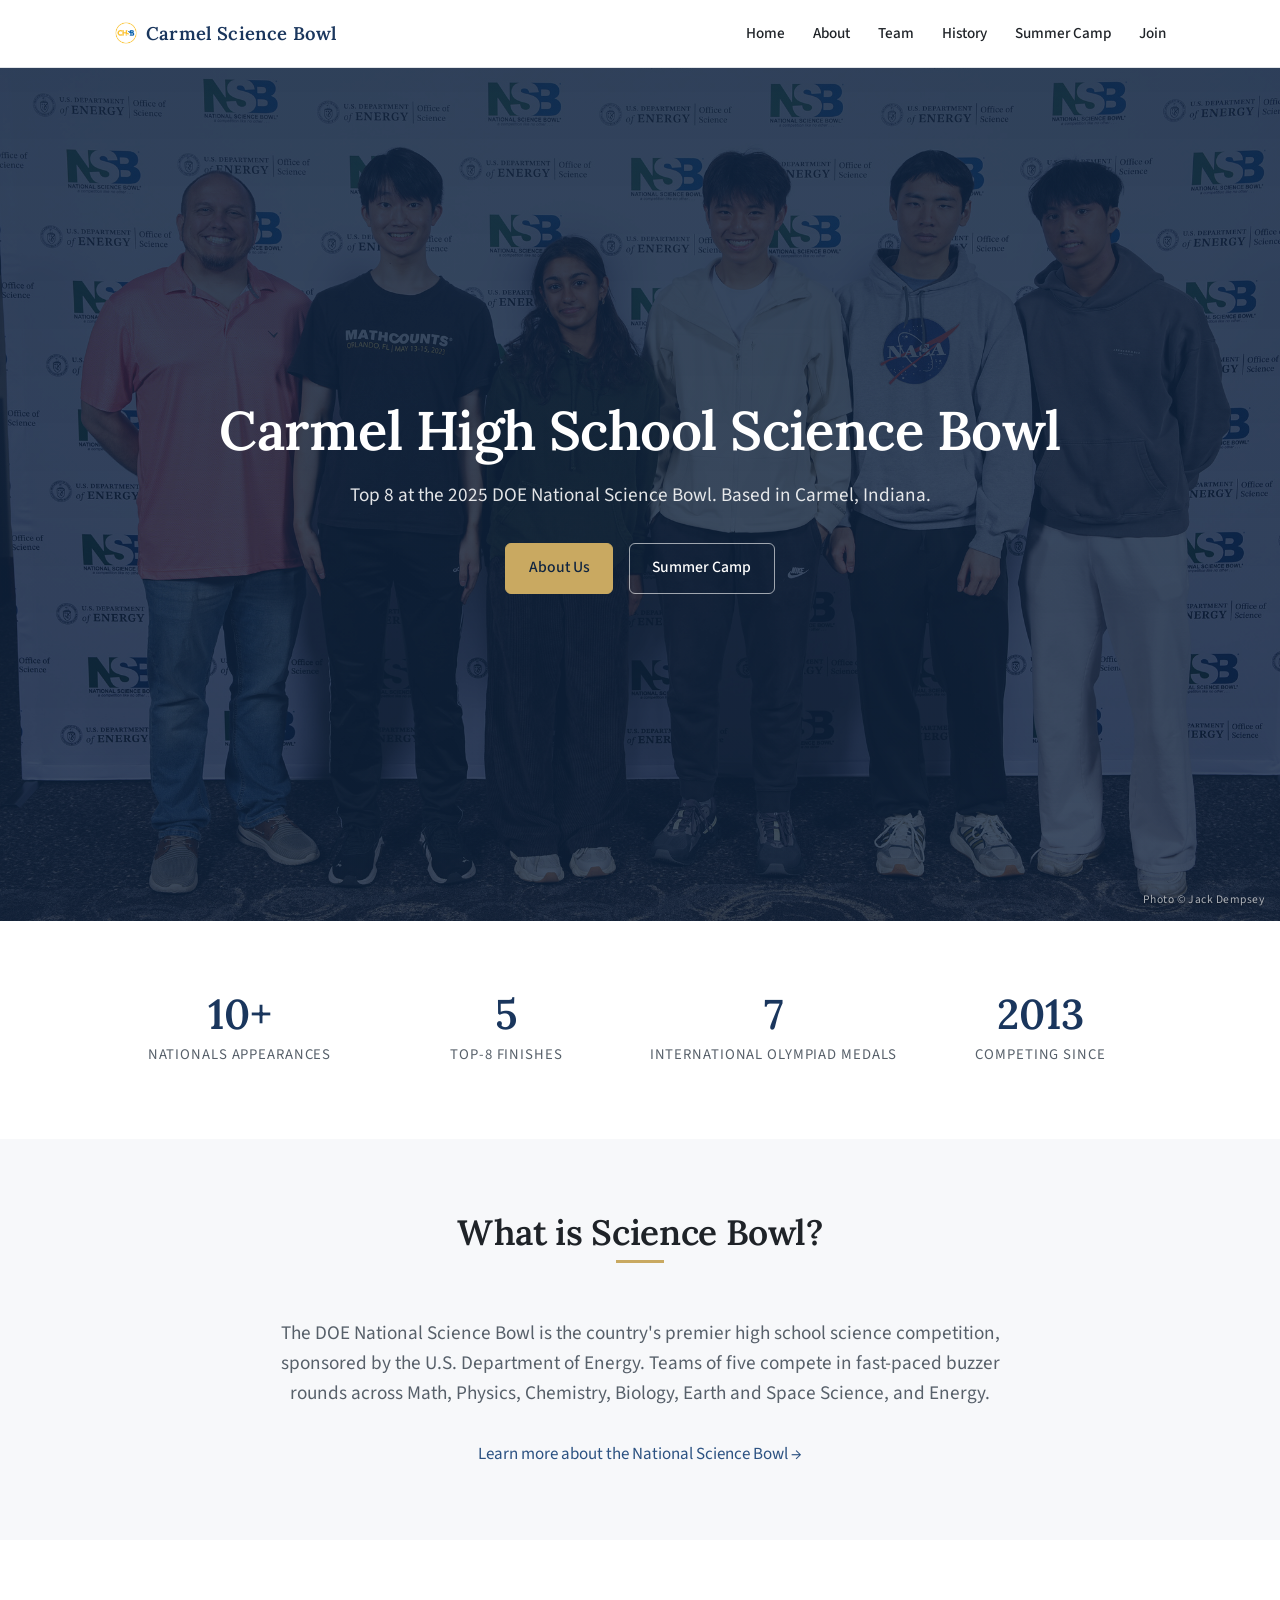
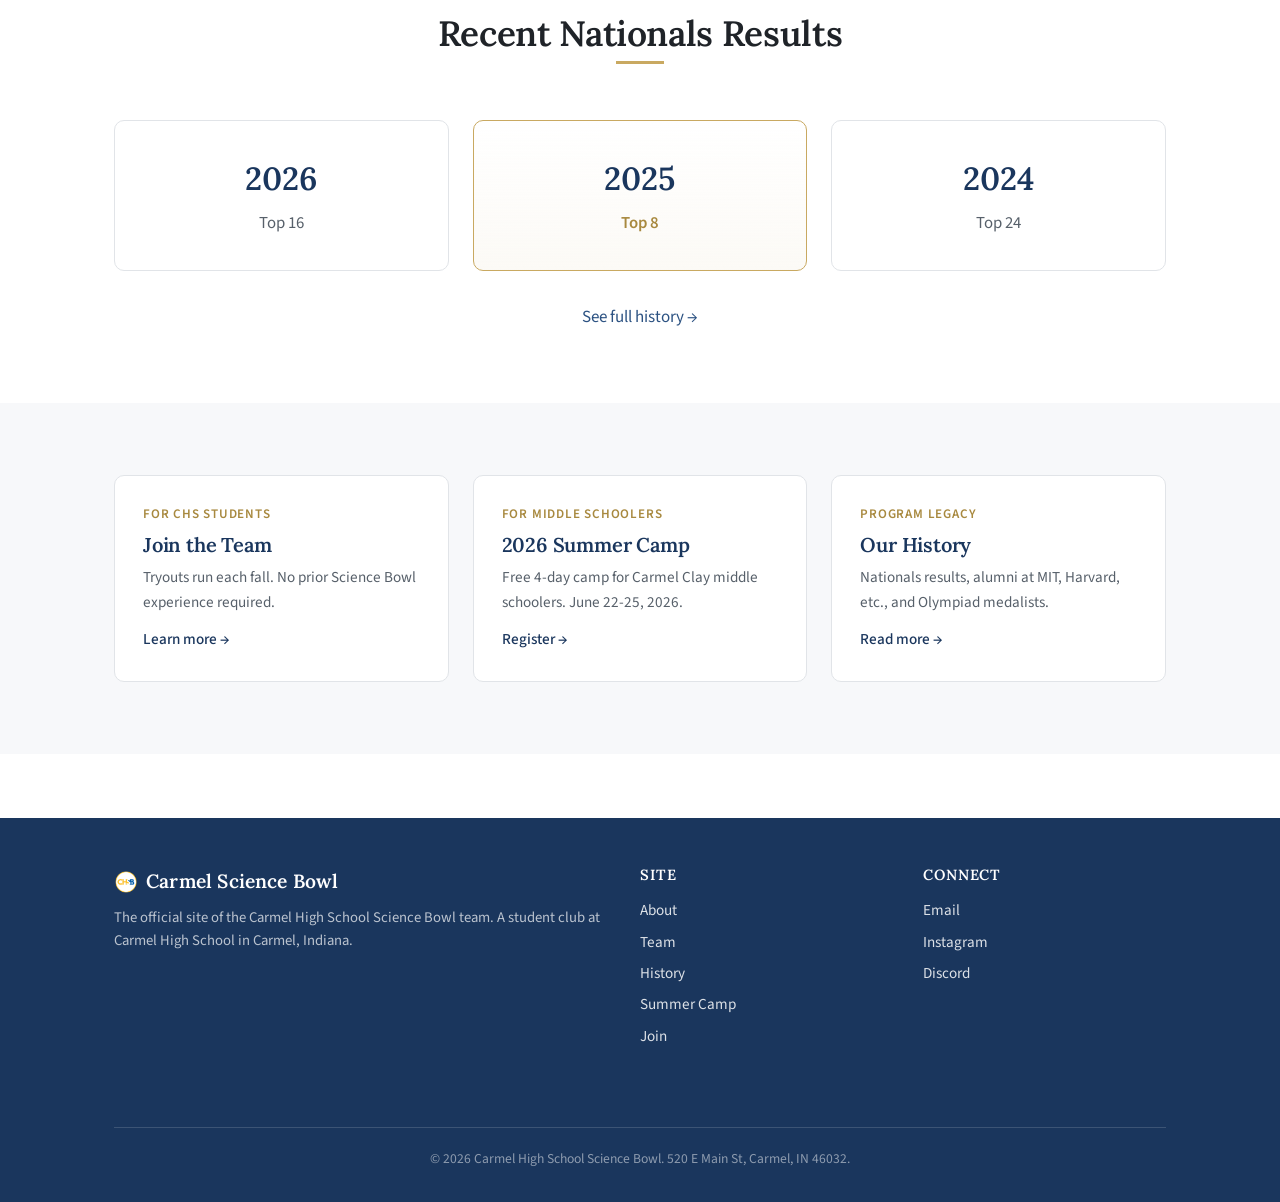
<file: index.html>
<!DOCTYPE html>
<html lang="en">
<head>
  <link rel="canonical" href="https://carmelscibowl.github.io/">
  <meta charset="UTF-8">
  <meta name="viewport" content="width=device-width, initial-scale=1.0">
  <title>Carmel High School Science Bowl</title>
  <meta name="description" content="Carmel High School Science Bowl — top 8 at the 2025 DOE National Science Bowl. Carmel, Indiana.">

  <!-- Open Graph (Discord, iMessage, Facebook, etc.) -->
  <meta property="og:type" content="website">
  <meta property="og:site_name" content="Carmel Science Bowl">
  <meta property="og:title" content="Carmel High School Science Bowl">
  <meta property="og:description" content="Top 8 at the 2025 DOE National Science Bowl. Carmel, Indiana.">
  <meta property="og:image" content="https://carmelscibowl.github.io/assets/images/2026ATeam.jpg">
  <meta property="og:url" content="https://carmelscibowl.github.io/">

  <!-- Twitter card -->
  <meta name="twitter:card" content="summary_large_image">

  <!-- Fonts -->
  <link rel="preconnect" href="https://fonts.googleapis.com">
  <link rel="preconnect" href="https://fonts.gstatic.com" crossorigin>
  <link href="https://fonts.googleapis.com/css2?family=Lora:wght@500;600;700&family=Source+Sans+3:wght@400;500;600&family=JetBrains+Mono:wght@400&display=swap" rel="stylesheet">

  <link rel="stylesheet" href="./css/styles.css">
</head>
<body>

  <!-- ========== HEADER ========== -->
  <div data-header></div>

  <!-- ========== HERO ========== -->
  <section class="hero">
    <div class="container">
      <h1>Carmel High School Science Bowl</h1>
      <p class="subhead">Top 8 at the 2025 DOE National Science Bowl. Based in Carmel, Indiana.</p>
      <div class="hero-actions">
        <a href="./about.html" class="btn btn-primary">About Us</a>
        <a href="./camp.html" class="btn btn-outline">Summer Camp</a>
      </div>
    </div>
    <small class="hero-credit">Photo © Jack Dempsey</small>
  </section>

  <!-- ========== STATS ========== -->
  <section class="section">
    <div class="container">
      <div class="stats">
        <div class="stat">
          <div class="value">10+</div>
          <div class="label">Nationals appearances</div>
        </div>
        <div class="stat">
          <div class="value">5</div>
          <div class="label">Top-8 finishes</div>
        </div>
        <div class="stat">
          <div class="value">7</div>
          <div class="label">International Olympiad medals</div>
        </div>
        <div class="stat">
          <div class="value">2013</div>
          <div class="label">Competing since</div>
        </div>
      </div>
    </div>
  </section>

  <!-- ========== WHAT IS SCIENCE BOWL ========== -->
  <section class="section section-alt">
    <div class="container container-narrow text-center">
      <div class="section-title">
        <h2>What is Science Bowl?</h2>
      </div>
      <p class="lead">
        The DOE National Science Bowl is the country's premier high school science competition,
        sponsored by the U.S. Department of Energy. Teams of five compete in fast-paced
        buzzer rounds across Math, Physics, Chemistry, Biology, Earth and Space Science, and Energy.
      </p>
      <p class="mt-4">
        <a href="https://science.osti.gov/wdts/nsb" target="_blank" rel="noopener">Learn more about the National Science Bowl →</a>
      </p>
    </div>
  </section>

  <!-- ========== RECENT RESULTS ========== -->
  <section class="section">
    <div class="container">
      <div class="section-title">
        <h2>Recent Nationals Results</h2>
      </div>
      <div class="grid grid-3">
        <div class="card result-card">
          <div class="year">2026</div>
          <div class="finish">Top 16</div>
        </div>
        <div class="card result-card highlight">
          <div class="year">2025</div>
          <div class="finish">Top 8</div>
        </div>
        <div class="card result-card">
          <div class="year">2024</div>
          <div class="finish">Top 24</div>
        </div>
      </div>
      <p class="text-center mt-4">
        <a href="./history.html">See full history →</a>
      </p>
    </div>
  </section>

  <!-- ========== CTA TILES ========== -->
  <section class="section section-alt">
    <div class="container">
      <div class="grid grid-3">
        <a class="cta-tile" href="./join.html">
          <div class="label">For CHS Students</div>
          <h3>Join the Team</h3>
          <p>Tryouts run each fall. No prior Science Bowl experience required.</p>
          <span class="arrow">Learn more →</span>
        </a>
        <a class="cta-tile" href="./camp.html">
          <div class="label">For Middle Schoolers</div>
          <h3>2026 Summer Camp</h3>
          <p>Free 4-day camp for Carmel Clay middle schoolers. June 22-25, 2026.</p>
          <span class="arrow">Register →</span>
        </a>
        <a class="cta-tile" href="./history.html">
          <div class="label">Program Legacy</div>
          <h3>Our History</h3>
          <p>Nationals results, alumni at MIT, Harvard, etc., and Olympiad medalists.</p>
          <span class="arrow">Read more →</span>
        </a>
      </div>
    </div>
  </section>

  <!-- ========== FOOTER ========== -->
  <div data-footer></div>

  <script src="./js/main.js"></script>
</body>
</html>
</file>
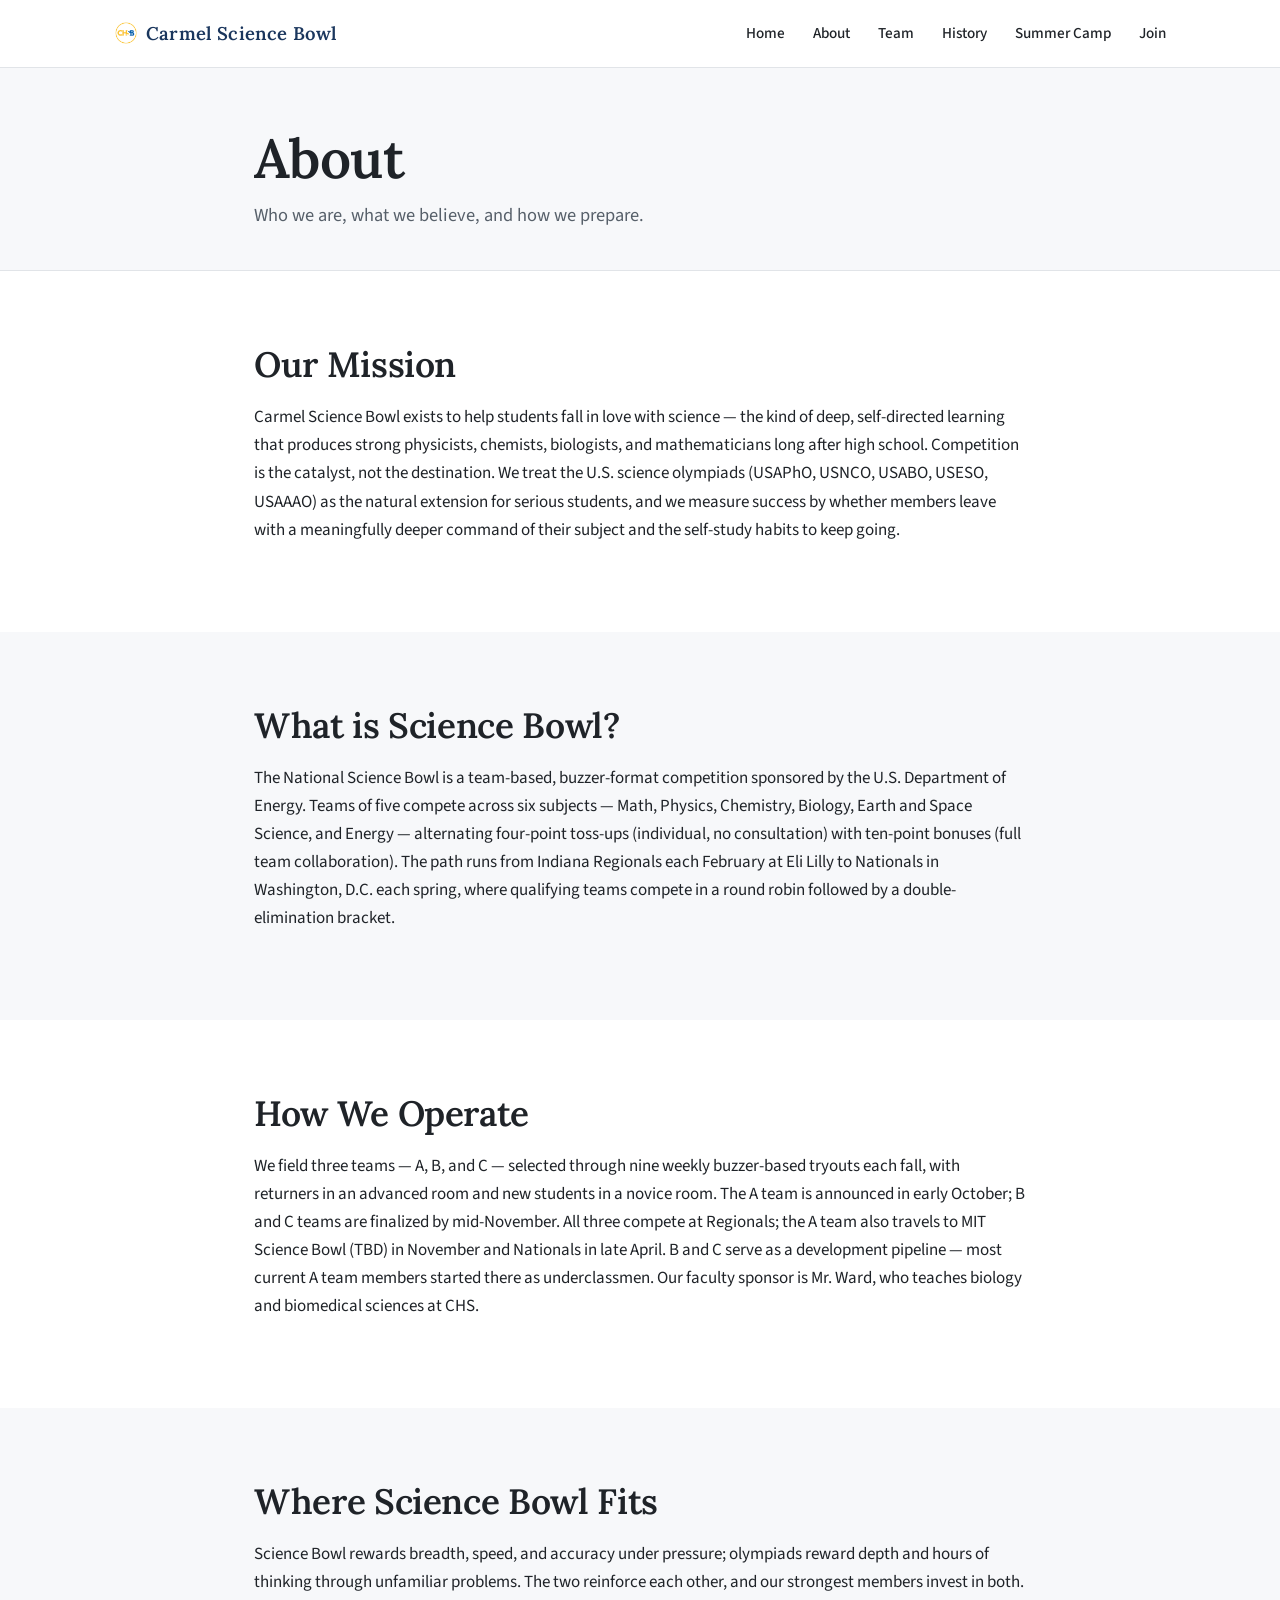
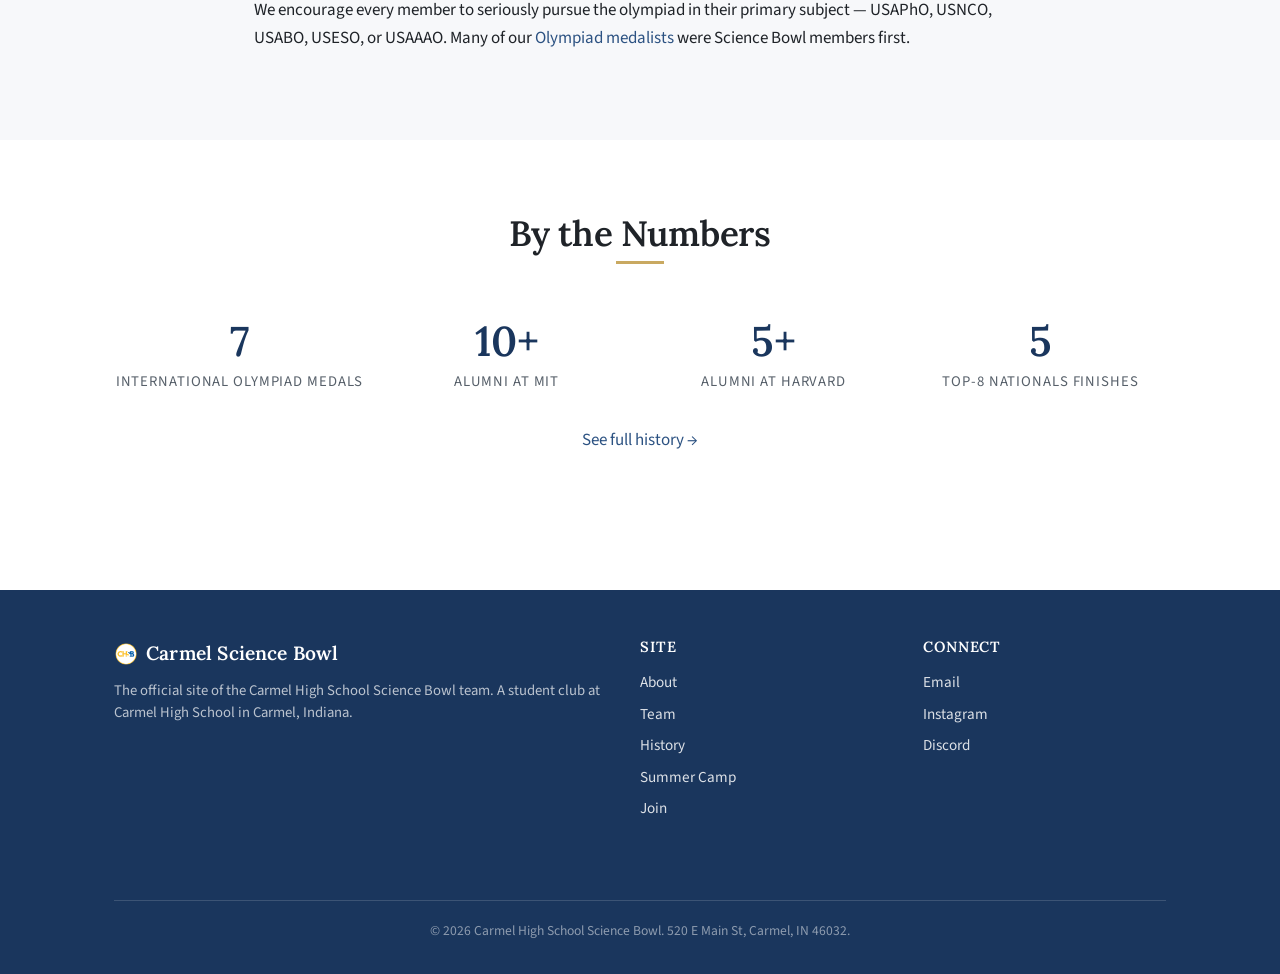
<file: about.html>
<!DOCTYPE html>
<html lang="en">
<head>
  <link rel="canonical" href="https://carmelscibowl.github.io/about.html">
  <meta charset="UTF-8">
  <meta name="viewport" content="width=device-width, initial-scale=1.0">
  <title>About — Carmel Science Bowl</title>
  <meta name="description" content="About the Carmel High School Science Bowl team — our mission, how we practice, and where we fit in the broader science competition landscape.">

  <!-- Open Graph (Discord, iMessage, Facebook, etc.) -->
  <meta property="og:type" content="website">
  <meta property="og:site_name" content="Carmel Science Bowl">
  <meta property="og:title" content="Carmel High School Science Bowl">
  <meta property="og:description" content="Top 8 at the 2025 DOE National Science Bowl. Carmel, Indiana.">
  <meta property="og:image" content="https://carmelscibowl.github.io/assets/images/2026ATeam.jpg">
  <meta property="og:url" content="https://carmelscibowl.github.io/">

  <!-- Twitter card -->
  <meta name="twitter:card" content="summary_large_image">

  <link rel="preconnect" href="https://fonts.googleapis.com">
  <link rel="preconnect" href="https://fonts.gstatic.com" crossorigin>
  <link href="https://fonts.googleapis.com/css2?family=Lora:wght@500;600;700&family=Source+Sans+3:wght@400;500;600&family=JetBrains+Mono:wght@400&display=swap" rel="stylesheet">
  <link rel="stylesheet" href="./css/styles.css">
</head>
<body>

  <div data-header></div>

  <!-- ========== PAGE HERO ========== -->
  <section class="page-hero">
    <div class="container container-narrow">
      <h1>About</h1>
      <p class="subhead">Who we are, what we believe, and how we prepare.</p>
    </div>
  </section>

  <!-- ========== MISSION ========== -->
  <section class="section">
    <div class="container container-narrow prose">
      <h2>Our Mission</h2>
      <p>
        Carmel Science Bowl exists to help students fall in love with science — the kind
        of deep, self-directed learning that produces strong physicists, chemists,
        biologists, and mathematicians long after high school. Competition is the catalyst,
        not the destination. We treat the U.S. science olympiads (USAPhO, USNCO, USABO,
        USESO, USAAAO) as the natural extension for serious students, and we measure success
        by whether members leave with a meaningfully deeper command of their subject and
        the self-study habits to keep going.
      </p>
    </div>
  </section>

  <!-- ========== WHAT IS SCIENCE BOWL ========== -->
  <section class="section section-alt">
    <div class="container container-narrow prose">
      <h2>What is Science Bowl?</h2>
      <p>
        The National Science Bowl is a team-based, buzzer-format competition sponsored by
        the U.S. Department of Energy. Teams of five compete across six subjects — Math,
        Physics, Chemistry, Biology, Earth and Space Science, and Energy — alternating
        four-point toss-ups (individual, no consultation) with ten-point bonuses (full team
        collaboration). The path runs from Indiana Regionals each February at Eli Lilly to
        Nationals in Washington, D.C. each spring, where qualifying teams compete in a
        round robin followed by a double-elimination bracket.
      </p>
    </div>
  </section>

  <!-- ========== HOW WE OPERATE ========== -->
  <section class="section">
    <div class="container container-narrow prose">
      <h2>How We Operate</h2>
      <p>
        We field three teams — A, B, and C — selected through nine weekly buzzer-based
        tryouts each fall, with returners in an advanced room and new students in a novice
        room. The A team is announced in early October; B and C teams are finalized by
        mid-November. All three compete at Regionals; the A team also travels to MIT Science
        Bowl (TBD) in November and Nationals in late April. B and C serve as a development
        pipeline — most current A team members started there as underclassmen. Our faculty
        sponsor is Mr. Ward, who teaches biology and biomedical sciences at CHS.
      </p>
    </div>
  </section>

  <!-- ========== WHERE WE FIT ========== -->
  <section class="section section-alt">
    <div class="container container-narrow prose">
      <h2>Where Science Bowl Fits</h2>
      <p>
        Science Bowl rewards breadth, speed, and accuracy under pressure; olympiads reward
        depth and hours of thinking through unfamiliar problems. The two reinforce each
        other, and our strongest members invest in both. We encourage every member to
        seriously pursue the olympiad in their primary subject — USAPhO, USNCO, USABO, USESO, or USAAAO.
        Many of our <a href="/history.html">Olympiad medalists</a> were Science Bowl members
        first.
      </p>
    </div>
  </section>

  <!-- ========== BY THE NUMBERS ========== -->
  <section class="section">
    <div class="container">
      <div class="section-title">
        <h2>By the Numbers</h2>
      </div>
      <div class="stats">
        <div class="stat">
          <div class="value">7</div>
          <div class="label">International Olympiad medals</div>
        </div>
        <div class="stat">
          <div class="value">10+</div>
          <div class="label">Alumni at MIT</div>
        </div>
        <div class="stat">
          <div class="value">5+</div>
          <div class="label">Alumni at Harvard</div>
        </div>
        <div class="stat">
          <div class="value">5</div>
          <div class="label">Top-8 nationals finishes</div>
        </div>
      </div>
      <p class="text-center mt-4">
        <a href="/history.html">See full history →</a>
      </p>
    </div>
  </section>

  <!-- ========== FOOTER ========== -->
  <div data-footer></div>

  <script src="./js/main.js"></script>
</body>
</html>
</file>
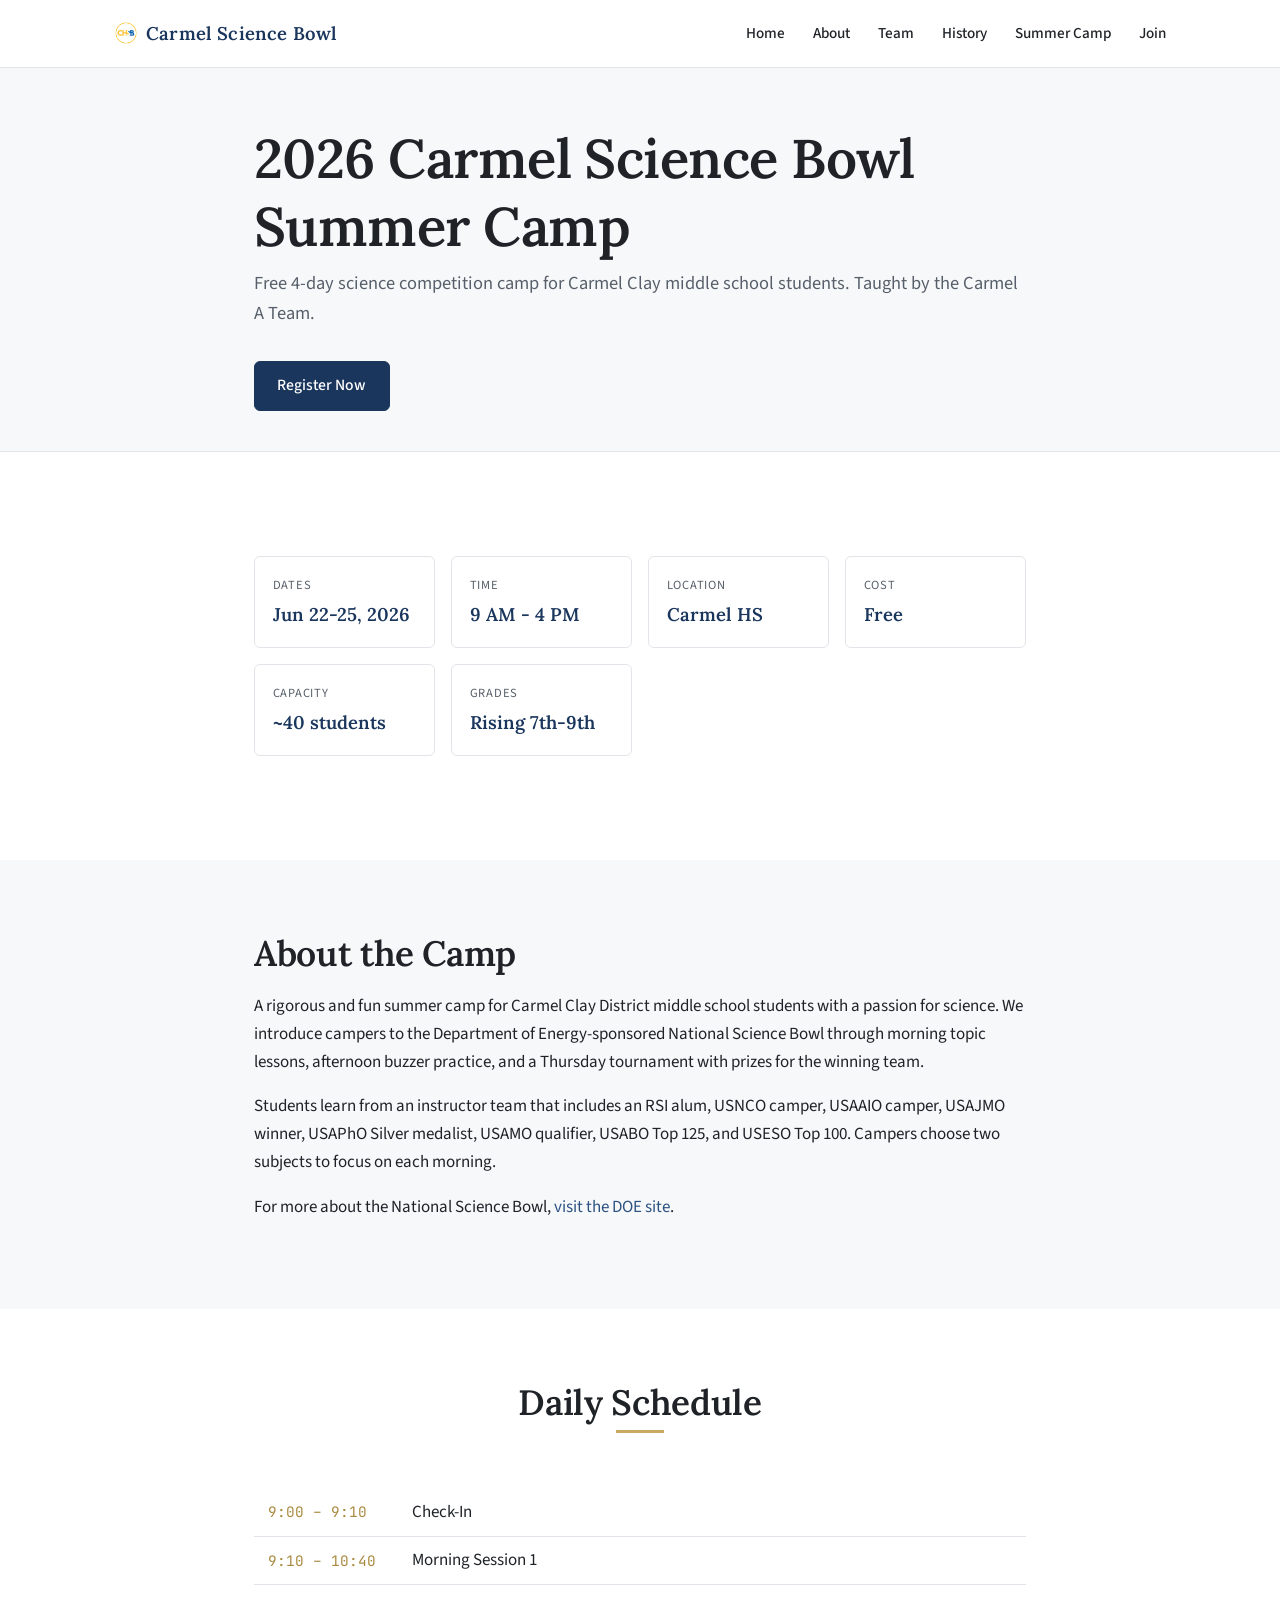
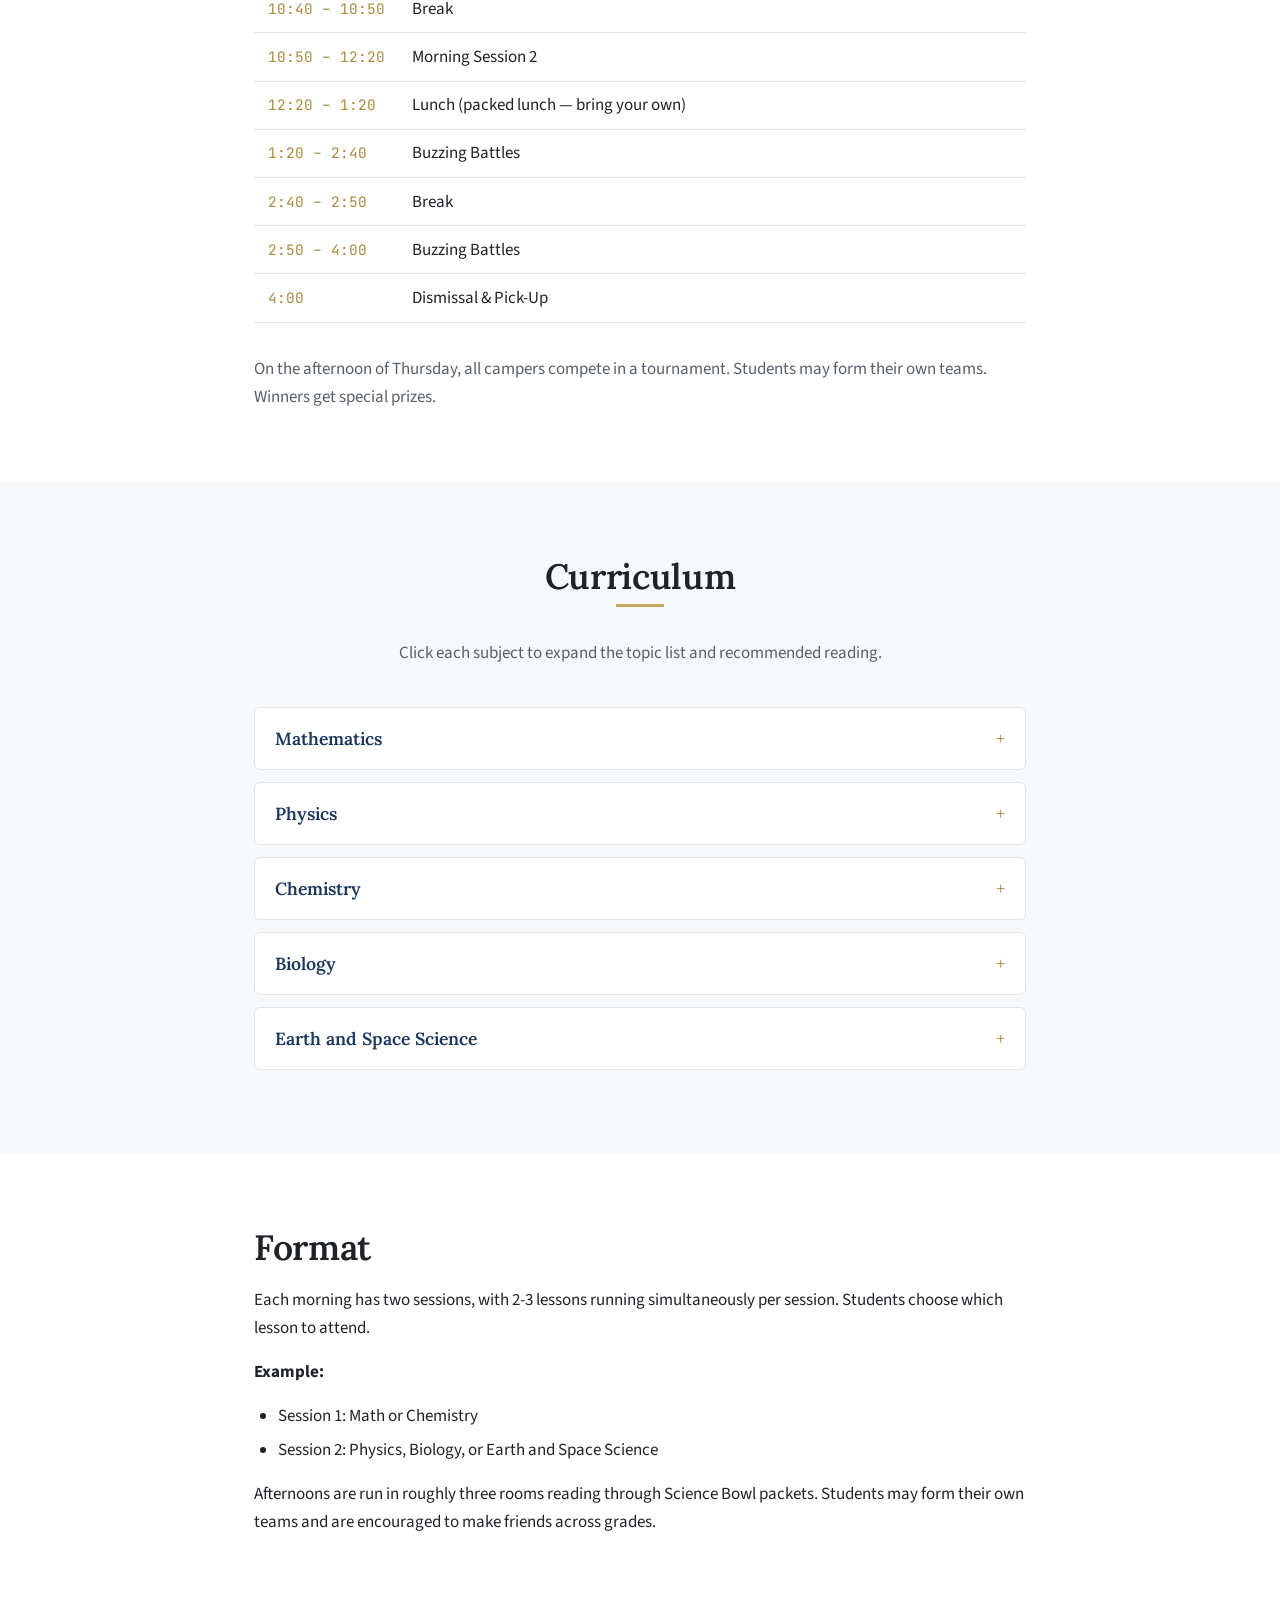
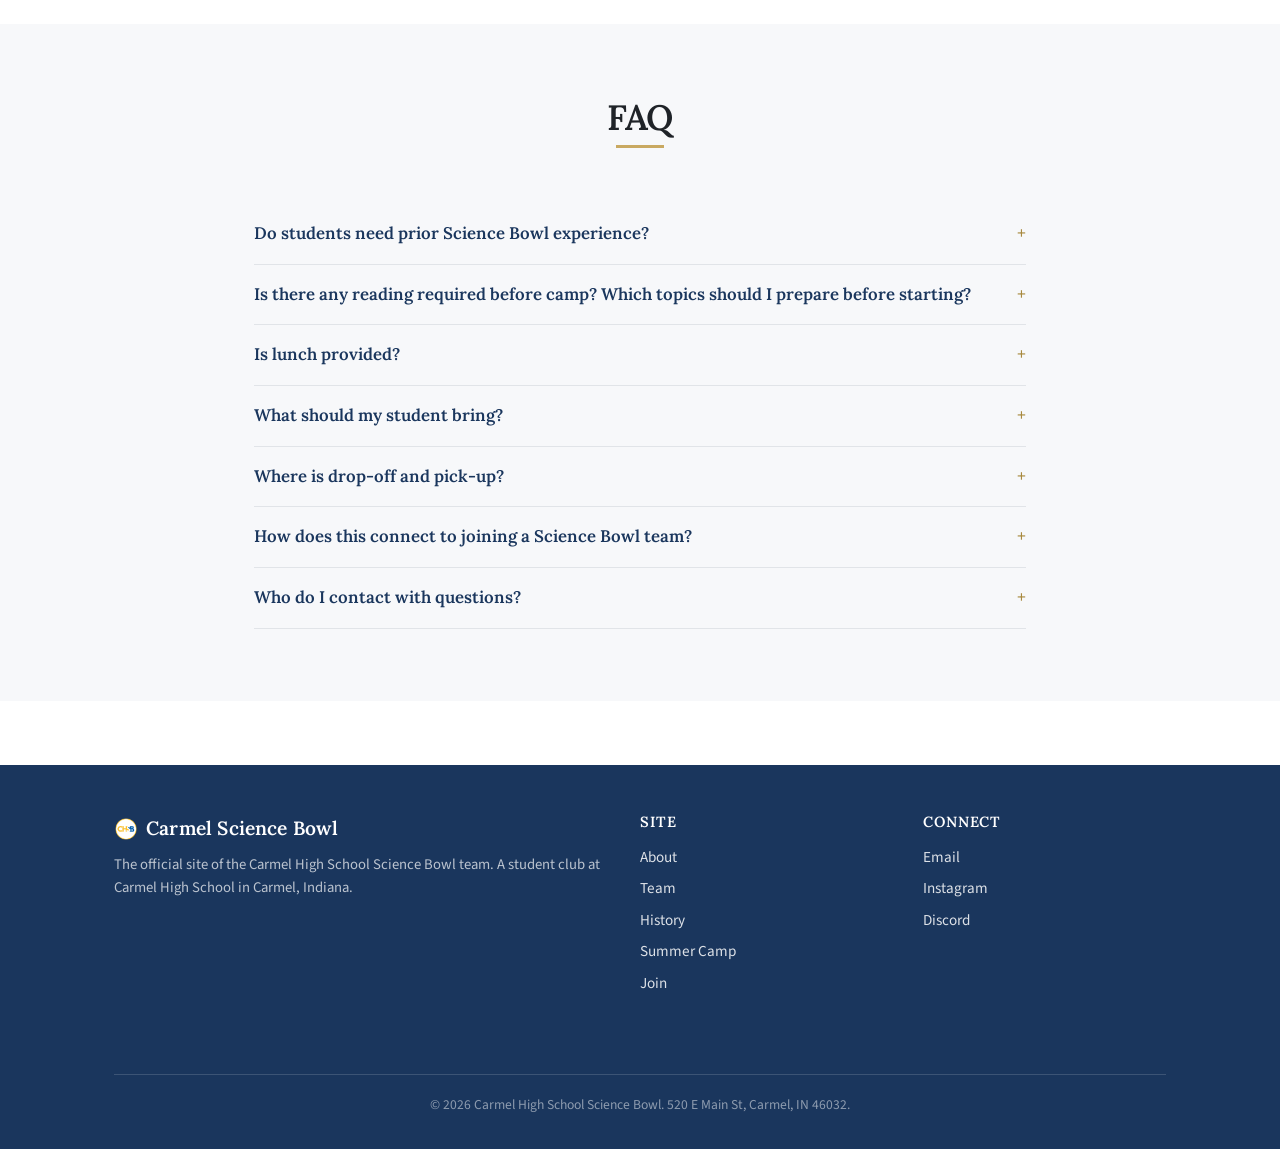
<file: camp.html>
<!DOCTYPE html>
<html lang="en">
<head>
  <link rel="canonical" href="https://carmelscibowl.github.io/camp.html">
  <meta charset="UTF-8">
  <meta name="viewport" content="width=device-width, initial-scale=1.0">
  <title>2026 Summer Camp — Carmel Science Bowl</title>
  <meta name="description" content="Free 4-day Science Bowl summer camp for Carmel Clay middle schoolers. June 22-25, 2026.">

  <!-- Open Graph (Discord, iMessage, Facebook, etc.) -->
  <meta property="og:type" content="website">
  <meta property="og:site_name" content="Carmel Science Bowl">
  <meta property="og:title" content="Carmel High School Science Bowl">
  <meta property="og:description" content="Top 8 at the 2025 DOE National Science Bowl. Carmel, Indiana.">
  <meta property="og:image" content="https://carmelscibowl.github.io/assets/images/2026ATeam.jpg">
  <meta property="og:url" content="https://carmelscibowl.github.io/">

  <!-- Twitter card -->
  <meta name="twitter:card" content="summary_large_image">

  <link rel="preconnect" href="https://fonts.googleapis.com">
  <link rel="preconnect" href="https://fonts.gstatic.com" crossorigin>
  <link href="https://fonts.googleapis.com/css2?family=Lora:wght@500;600;700&family=Source+Sans+3:wght@400;500;600&family=JetBrains+Mono:wght@400&display=swap" rel="stylesheet">
  <link rel="stylesheet" href="./css/styles.css">
</head>
<body>

  <div data-header></div>

  <section class="page-hero">
    <div class="container container-narrow">
      <h1>2026 Carmel Science Bowl Summer Camp</h1>
      <p class="subhead">Free 4-day science competition camp for Carmel Clay middle school students. Taught by the Carmel A Team.</p>
      <p class="mt-4">
        <a href="https://tinyurl.com/summerscibowl26" class="btn btn-secondary">Register Now</a>
      </p>
    </div>
  </section>

  <!-- ========== KEY FACTS ========== -->
  <section class="section">
    <div class="container container-narrow">
      <div class="fact-grid">
        <div class="fact"><div class="label">Dates</div><div class="value">Jun 22-25, 2026</div></div>
        <div class="fact"><div class="label">Time</div><div class="value">9 AM - 4 PM</div></div>
        <div class="fact"><div class="label">Location</div><div class="value">Carmel HS</div></div>
        <div class="fact"><div class="label">Cost</div><div class="value">Free</div></div>
        <div class="fact"><div class="label">Capacity</div><div class="value">~40 students</div></div>
        <div class="fact"><div class="label">Grades</div><div class="value">Rising 7th-9th</div></div>
      </div>
    </div>
  </section>

  <!-- ========== ABOUT THE CAMP ========== -->
  <section class="section section-alt">
    <div class="container container-narrow prose">
      <h2>About the Camp</h2>
      <p>
        A rigorous and fun summer camp for Carmel Clay District middle school students with a
        passion for science. We introduce campers to the Department of Energy-sponsored
        National Science Bowl through morning topic lessons, afternoon buzzer practice, and a
        Thursday tournament with prizes for the winning team.
      </p>
      <p>
        Students learn from an instructor team that includes an RSI alum, USNCO camper,
        USAAIO camper, USAJMO winner, USAPhO Silver medalist, USAMO qualifier, USABO
        Top 125, and USESO Top 100. Campers choose two subjects to focus on each morning.
      </p>
      <p>
        For more about the National Science Bowl,
        <a href="https://science.osti.gov/wdts/nsb" target="_blank" rel="noopener">visit the DOE site</a>.
      </p>
    </div>
  </section>

  <!-- ========== DAILY SCHEDULE ========== -->
  <section class="section">
    <div class="container container-narrow">
      <div class="section-title">
        <h2>Daily Schedule</h2>
      </div>
      <table class="schedule">
        <tr><td>9:00 – 9:10</td><td>Check-In</td></tr>
        <tr><td>9:10 – 10:40</td><td>Morning Session 1</td></tr>
        <tr><td>10:40 – 10:50</td><td>Break</td></tr>
        <tr><td>10:50 – 12:20</td><td>Morning Session 2</td></tr>
        <tr><td>12:20 – 1:20</td><td>Lunch (packed lunch — bring your own)</td></tr>
        <tr><td>1:20 – 2:40</td><td>Buzzing Battles</td></tr>
        <tr><td>2:40 – 2:50</td><td>Break</td></tr>
        <tr><td>2:50 – 4:00</td><td>Buzzing Battles</td></tr>
        <tr><td>4:00</td><td>Dismissal &amp; Pick-Up</td></tr>
      </table>
      <p class="muted mt-4">
        On the afternoon of Thursday, all campers compete in a tournament. Students may form
        their own teams. Winners get special prizes.
      </p>
    </div>
  </section>
  <!-- ========== CURRICULUM ========== -->
  <section class="section section-alt">
    <div class="container container-narrow">
      <div class="section-title">
        <h2>Curriculum</h2>
        <p>Click each subject to expand the topic list and recommended reading.</p>
      </div>

      <details class="subject">
        <summary>Mathematics</summary>
        <div class="subject-body">
          <p><strong>Topics:</strong></p>
          <ul>
            <li>Geometry</li>
            <li>Algebra</li>
            <li>Calculus</li>
            <li>Probability &amp; Statistics</li>
            <li>Multivariable Calculus</li>
            <li>Linear Algebra</li>
            <li>AI-related math</li>
          </ul>
          <p><strong>Recommended reading:</strong></p>
          <ul>
            <li>AoPS Intro series + Volume 1</li>
            <li>AoPS Alcumus + FTW + MATHCOUNTS Trainer</li>
            <li>Past MATHCOUNTS / AMC problems</li>
            <li>3Blue1Brown — Essence of Calculus and Linear Algebra</li>
            <li>James Stewart — Calculus</li>
            <li>MIT OCW</li>
          </ul>
        </div>
      </details>

      <details class="subject">
        <summary>Physics</summary>
        <div class="subject-body">
          <p><strong>Topics:</strong></p>
          <ul>
            <li>Mechanics</li>
            <li>Electromagnetism</li>
            <li>Thermodynamics</li>
            <li>Special Relativity</li>
            <li>Optics / Waves</li>
          </ul>
          <p><strong>Recommended reading:</strong></p>
          <ul>
            <li>Khan Academy AP Physics 1</li>
            <li>Morin — <em>Problems and Solutions in Introductory Mechanics</em> (the "blue Morin")</li>
            <li>Halliday, Resnick &amp; Krane — <em>Physics</em></li>
            <li>Past F=ma exams</li>
          </ul>
        </div>
      </details>

      <details class="subject">
        <summary>Chemistry</summary>
        <div class="subject-body">
          <p><strong>Topics:</strong></p>
          <ul>
            <li>Atomic structure / orbitals</li>
            <li>Bonding</li>
            <li>Trends</li>
            <li>Descriptive chem</li>
            <li>Kinetics</li>
            <li>Thermodynamics</li>
            <li>Electrochemistry</li>
            <li>Organic Chemistry</li>
          </ul>
          <p><strong>Recommended reading:</strong></p>
          <ul>
            <li>Atkins — <em>Chemical Principles</em></li>
            <li>Klein — <em>Organic Chemistry</em></li>
            <li>Clayden — <em>Organic Chemistry</em></li>
            <li>Past USNCO exams</li>
          </ul>
        </div>
      </details>

      <details class="subject">
        <summary>Biology</summary>
        <div class="subject-body">
          <p><strong>Topics:</strong></p>
          <ul>
            <li>Cells</li>
            <li>Biochemistry</li>
            <li>Cellular Processes</li>
            <li>Genetics</li>
            <li>Plants</li>
            <li>Animals</li>
            <li>Human Body Systems</li>
          </ul>
          <p><strong>Recommended reading:</strong></p>
          <ul>
            <li>Campbell — <em>Biology</em></li>
            <li>Lehninger — <em>Principles of Biochemistry</em></li>
            <li>Past USABO exams</li>
          </ul>
        </div>
      </details>

      <details class="subject">
        <summary>Earth and Space Science</summary>
        <div class="subject-body">
          <p><strong>Topics:</strong></p>
          <ul>
            <li>Oceanography</li>
            <li>Geology</li>
            <li>Meteorology</li>
            <li>Astronomy</li>
          </ul>
          <p><strong>Recommended reading:</strong></p>
          <ul>
            <li>Tarbuck — <em>Earth Science</em></li>
            <li>Phil Plait — <em>Crash Course Astronomy</em></li>
            <li>Karttunen — <em>Fundamental Astronomy</em></li>
            <li>Past USESO and USAAAO exams</li>
          </ul>
        </div>
      </details>
    </div>
  </section>

  <!-- ========== FORMAT ========== -->
  <section class="section">
    <div class="container container-narrow prose">
      <h2>Format</h2>
      <p>
        Each morning has two sessions, with 2-3 lessons running simultaneously per session.
        Students choose which lesson to attend.
      </p>
      <p><strong>Example:</strong></p>
      <ul>
        <li>Session 1: Math or Chemistry</li>
        <li>Session 2: Physics, Biology, or Earth and Space Science</li>
      </ul>
      <p>
        Afternoons are run in roughly three rooms reading through Science Bowl packets.
        Students may form their own teams and are encouraged to make friends across grades.
      </p>
    </div>
  </section>

  <!-- ========== FAQ ========== -->
  <section class="section section-alt">
    <div class="container container-narrow">
      <div class="section-title">
        <h2>FAQ</h2>
      </div>
      <div class="faq">
        <details>
          <summary>Do students need prior Science Bowl experience?</summary>
          <p>No. The camp is designed for complete beginners as well as students who've competed before. Lessons start from fundamentals.</p>
        </details>
        <details>
          <summary>Is there any reading required before camp? Which topics should I prepare before starting?</summary>
          <p>The primary goal of the summer camp is to provide a rigorous introduction to a wide variety of topics in each subject and inspire students to learn more through self-studying via textbooks (the most consistent way to improve at a beginner level). Our syllabus is designed to align with that of national olympiads, namely USAPhO, USNCO, USABO, USESO, and USAAAO. That being said, all content taught is self contained. We encourage interested students to pursue the material independently.</p>
        </details>
        <details>
          <summary>Is lunch provided?</summary>
          <p>No — students bring a packed lunch each day.</p>
        </details>
        <details>
          <summary>What should my student bring?</summary>
          <p>Pencil/pen, notebook, packed lunch, water bottle, phone or other electronic device (for online buzzers).</p>
        </details>
        <details>
          <summary>Where is drop-off and pick-up?</summary>
          <p>Drop-off / pickup door TBD. Students will check in/out each morning/afternoon and receive name tags.</p>
        </details>
        <details>
          <summary>How does this connect to joining a Science Bowl team?</summary>
          <p>
            Our primary goal is to introduce campers to science at a deeper level than
            most middle school curricula reach, and to spark interest in the national
            science olympiads — USAPhO, USNCO, USABO, USESO, and USAAAO — which most
            of the camp's instructors have competed in themselves. Science Bowl is one
            natural extension of that interest, not the destination.
          </p>
          <p>
            Some Carmel Clay middle schools run their own Science Bowl teams that
            compete at the Indiana Regional Middle School Science Bowl, and camp is
            strong preparation for joining one. Camp is also strong preparation for
            trying out for the Carmel High School team as freshmen. But whether or not
            you end up competing in Science Bowl, the goal is to leave camp with a
            broader view of science and the habits to keep exploring it.
          </p>
        </details>
        <details>
          <summary>Who do I contact with questions?</summary>
          <p>Email <a href="mailto:carmelhighschoolsciencebowl@gmail.com">carmelhighschoolsciencebowl@gmail.com</a>.</p>
        </details>
      </div>
    </div>
  </section>

  <div data-footer></div>

  <script src="./js/main.js"></script>
</body>
</html>
</file>
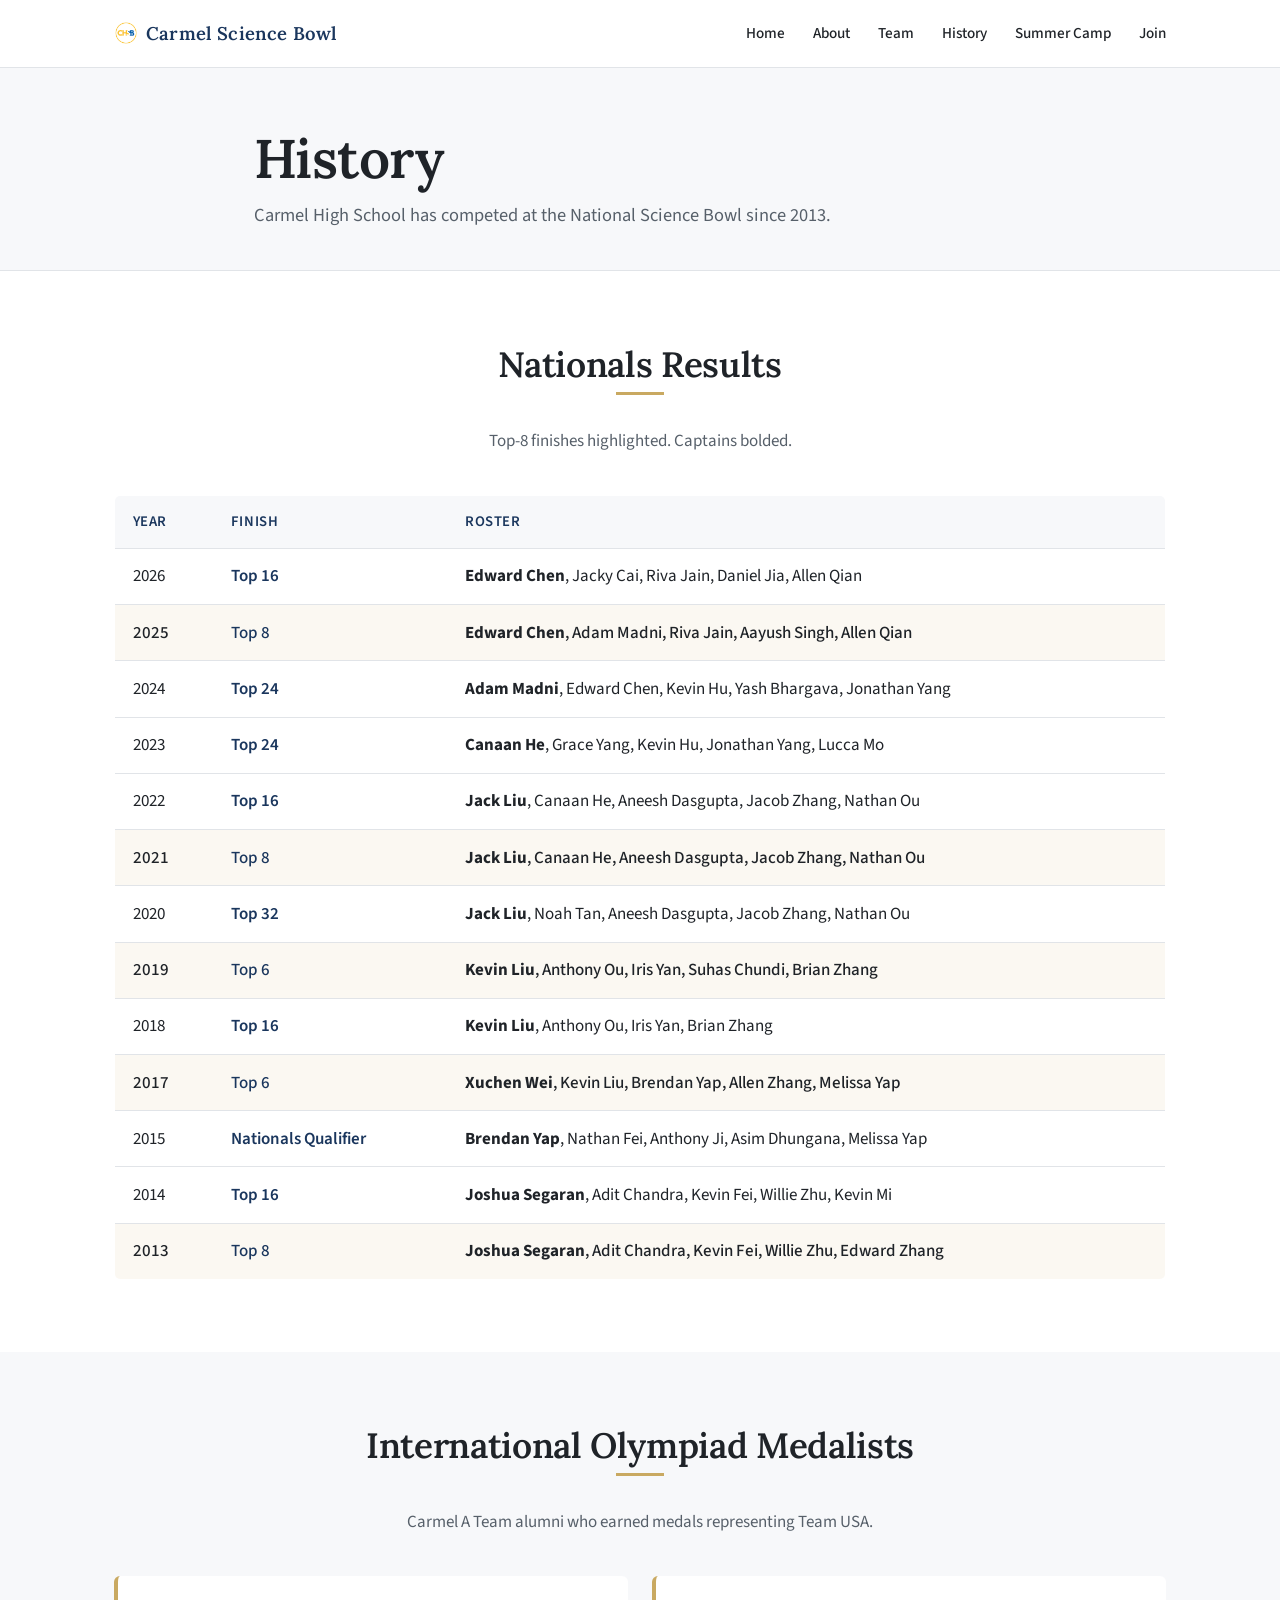
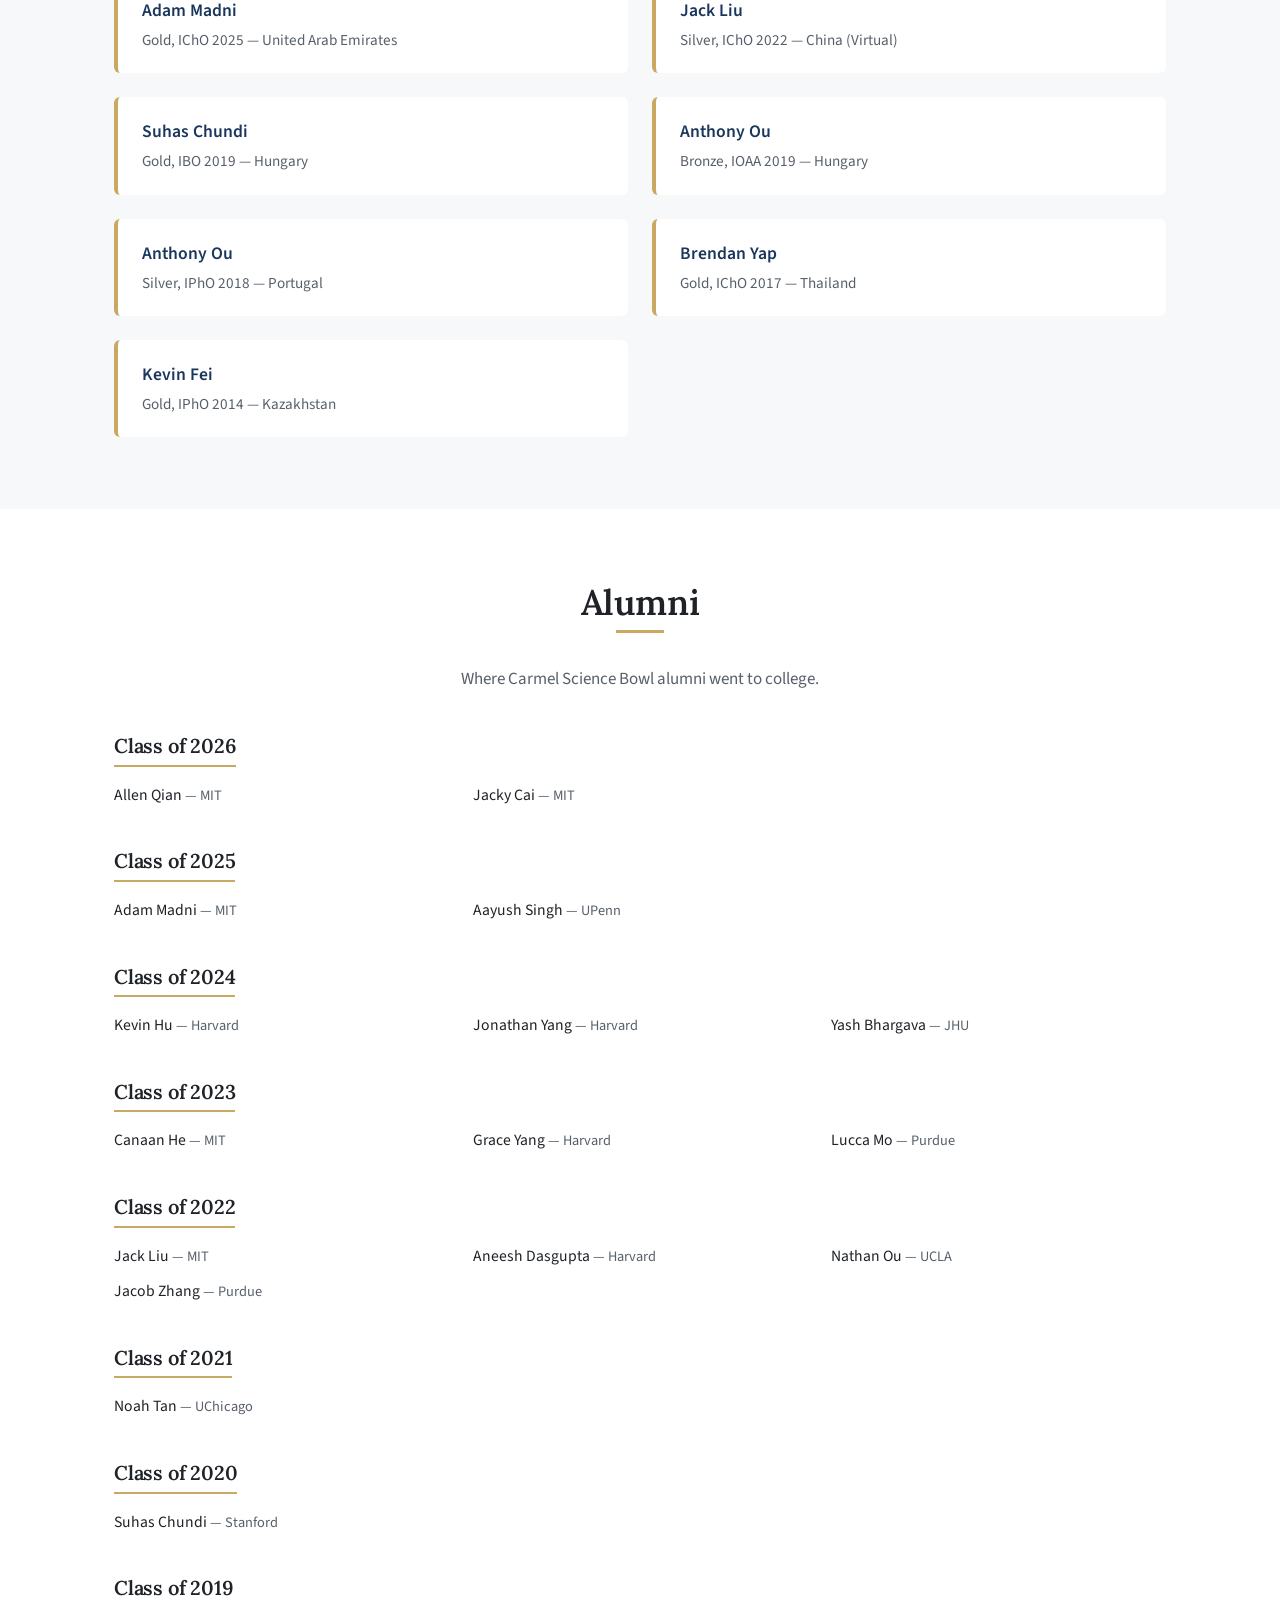
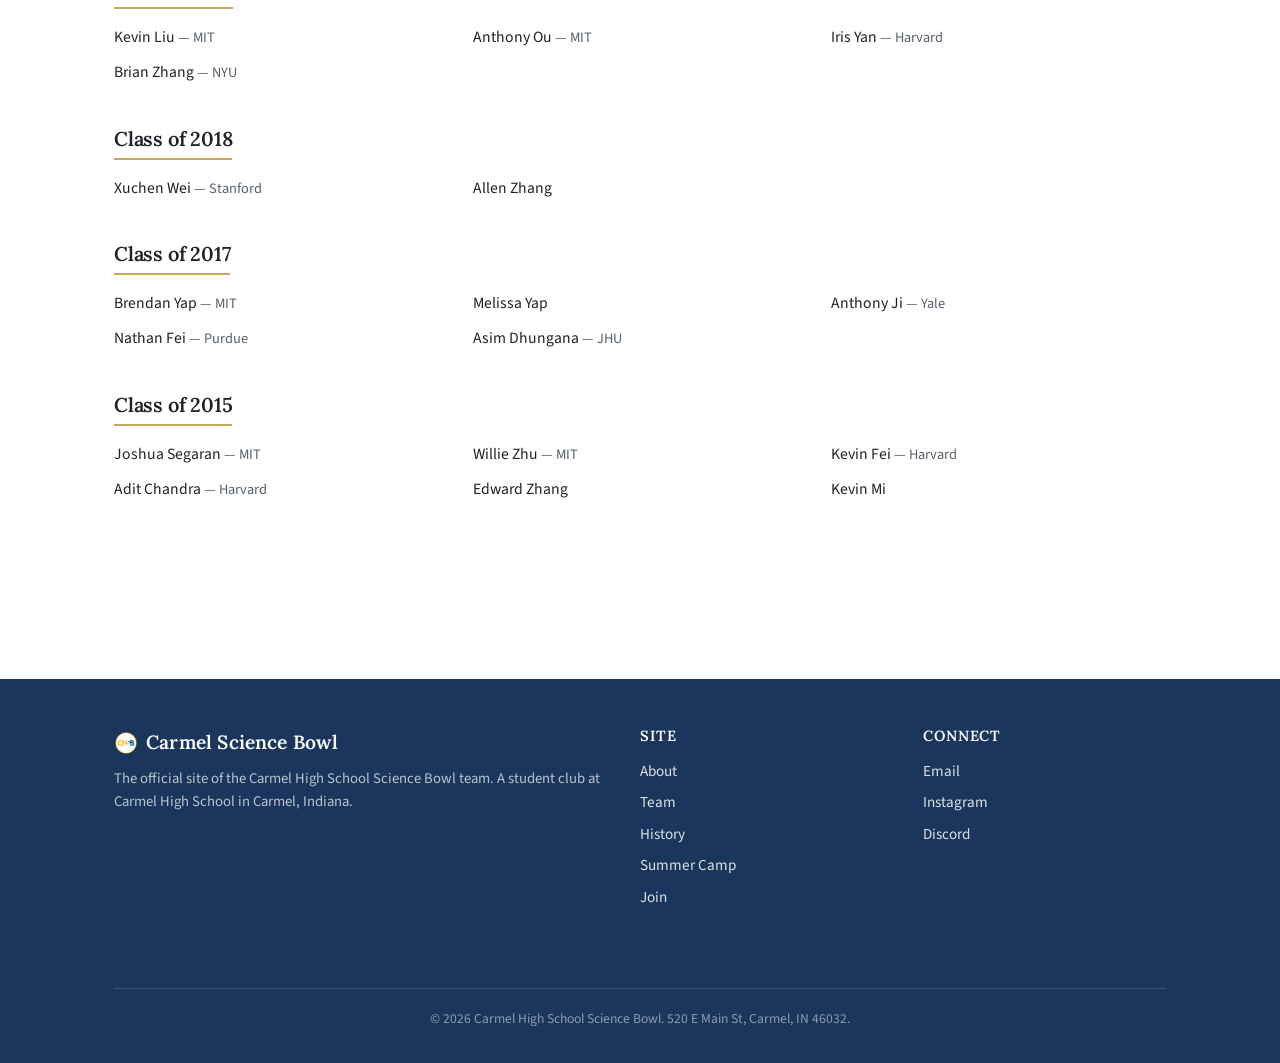
<file: history.html>
<!DOCTYPE html>
<html lang="en">
<head>
  <link rel="canonical" href="https://carmelscibowl.github.io/history.html">
  <meta charset="UTF-8">
  <meta name="viewport" content="width=device-width, initial-scale=1.0">
  <title>History — Carmel Science Bowl</title>
  <meta name="description" content="Carmel High School Science Bowl program history, alumni, and Olympiad medalists.">

  <!-- Open Graph (Discord, iMessage, Facebook, etc.) -->
  <meta property="og:type" content="website">
  <meta property="og:site_name" content="Carmel Science Bowl">
  <meta property="og:title" content="Carmel High School Science Bowl">
  <meta property="og:description" content="Top 8 at the 2025 DOE National Science Bowl. Carmel, Indiana.">
  <meta property="og:image" content="https://carmelscibowl.github.io/assets/images/2026ATeam.jpg">
  <meta property="og:url" content="https://carmelscibowl.github.io/">

  <!-- Twitter card -->
  <meta name="twitter:card" content="summary_large_image">

  <link rel="preconnect" href="https://fonts.googleapis.com">
  <link rel="preconnect" href="https://fonts.gstatic.com" crossorigin>
  <link href="https://fonts.googleapis.com/css2?family=Lora:wght@500;600;700&family=Source+Sans+3:wght@400;500;600&family=JetBrains+Mono:wght@400&display=swap" rel="stylesheet">
  <link rel="stylesheet" href="./css/styles.css">
</head>
<body>

  <div data-header></div>

  <section class="page-hero">
    <div class="container container-narrow">
      <h1>History</h1>
      <p class="subhead">Carmel High School has competed at the National Science Bowl since 2013.</p>
    </div>
  </section>

  <!-- ========== NATIONALS RESULTS TABLE ========== -->
  <section class="section">
    <div class="container">
      <div class="section-title">
        <h2>Nationals Results</h2>
        <p>Top-8 finishes highlighted. Captains bolded.</p>
      </div>

      <table class="results-table">
        <thead>
          <tr>
            <th>Year</th>
            <th>Finish</th>
            <th>Roster</th>
          </tr>
        </thead>
        <tbody>
          <tr>
            <td>2026</td>
            <td class="finish-cell">Top 16</td>
            <td><b>Edward Chen</b>, Jacky Cai, Riva Jain, Daniel Jia, Allen Qian</td>
          </tr>
          <tr class="featured">
            <td>2025</td>
            <td class="finish-cell">Top 8</td>
            <td><b>Edward Chen</b>, Adam Madni, Riva Jain, Aayush Singh, Allen Qian</td>
          </tr>
          <tr>
            <td>2024</td>
            <td class="finish-cell">Top 24</td>
            <td><b>Adam Madni</b>, Edward Chen, Kevin Hu, Yash Bhargava, Jonathan Yang</td>
          </tr>
          <tr>
            <td>2023</td>
            <td class="finish-cell">Top 24</td>
            <td><b>Canaan He</b>, Grace Yang, Kevin Hu, Jonathan Yang, Lucca Mo</td>
          </tr>
          <tr>
            <td>2022</td>
            <td class="finish-cell">Top 16</td>
            <td><b>Jack Liu</b>, Canaan He, Aneesh Dasgupta, Jacob Zhang, Nathan Ou</td>
          </tr>
          <tr class="featured">
            <td>2021</td>
            <td class="finish-cell">Top 8</td>
            <td><b>Jack Liu</b>, Canaan He, Aneesh Dasgupta, Jacob Zhang, Nathan Ou</td>
          </tr>
          <tr>
            <td>2020</td>
            <td class="finish-cell">Top 32</td>
            <td><b>Jack Liu</b>, Noah Tan, Aneesh Dasgupta, Jacob Zhang, Nathan Ou</td>
          </tr>
          <tr class="featured">
            <td>2019</td>
            <td class="finish-cell">Top 6</td>
            <td><b>Kevin Liu</b>, Anthony Ou, Iris Yan, Suhas Chundi, Brian Zhang</td>
          </tr>
          <tr>
            <td>2018</td>
            <td class="finish-cell">Top 16</td>
            <td><b>Kevin Liu</b>, Anthony Ou, Iris Yan, Brian Zhang</td>
          </tr>
          <tr class="featured">
            <td>2017</td>
            <td class="finish-cell">Top 6</td>
            <td><b>Xuchen Wei</b>, Kevin Liu, Brendan Yap, Allen Zhang, Melissa Yap</td>
          </tr>
          <tr>
            <td>2015</td>
            <td class="finish-cell">Nationals Qualifier</td>
            <td><b>Brendan Yap</b>, Nathan Fei, Anthony Ji, Asim Dhungana, Melissa Yap</td>
          </tr>
          <tr>
            <td>2014</td>
            <td class="finish-cell">Top 16</td>
            <td><b>Joshua Segaran</b>, Adit Chandra, Kevin Fei, Willie Zhu, Kevin Mi</td>
          </tr>
          <tr class="featured">
            <td>2013</td>
            <td class="finish-cell">Top 8</td>
            <td><b>Joshua Segaran</b>, Adit Chandra, Kevin Fei, Willie Zhu, Edward Zhang</td>
          </tr>
        </tbody>
      </table>
    </div>
  </section>

  <!-- ========== OLYMPIAD MEDALISTS ========== -->
  <section class="section section-alt">
    <div class="container">
      <div class="section-title">
        <h2>International Olympiad Medalists</h2>
        <p>Carmel A Team alumni who earned medals representing Team USA.</p>
      </div>

      <div class="grid grid-2">
        <div class="medal-card">
          <div class="name">Adam Madni</div>
          <div class="detail">Gold, IChO 2025 — United Arab Emirates</div>
        </div>
        <div class="medal-card">
          <div class="name">Jack Liu</div>
          <div class="detail">Silver, IChO 2022 — China (Virtual)</div>
        </div>
        <div class="medal-card">
          <div class="name">Suhas Chundi</div>
          <div class="detail">Gold, IBO 2019 — Hungary</div>
        </div>
        <div class="medal-card">
          <div class="name">Anthony Ou</div>
          <div class="detail">Bronze, IOAA 2019 — Hungary</div>
        </div>
        <div class="medal-card">
          <div class="name">Anthony Ou</div>
          <div class="detail">Silver, IPhO 2018 — Portugal</div>
        </div>
        <div class="medal-card">
          <div class="name">Brendan Yap</div>
          <div class="detail">Gold, IChO 2017 — Thailand</div>
        </div>
        <div class="medal-card">
          <div class="name">Kevin Fei</div>
          <div class="detail">Gold, IPhO 2014 — Kazakhstan</div>
        </div>
      </div>
    </div>
  </section>

  <!-- ========== ALUMNI ========== -->
  <section class="section">
    <div class="container">
      <div class="section-title">
        <h2>Alumni</h2>
        <p>Where Carmel Science Bowl alumni went to college.</p>
      </div>

      <div class="alumni-group">
        <h3>Class of 2026</h3>
        <ul class="alumni-list">
          <li>Allen Qian <span class="school">— MIT</span></li>
          <li>Jacky Cai <span class="school">— MIT</span></li>
        </ul>
      </div>

      <div class="alumni-group">
        <h3>Class of 2025</h3>
        <ul class="alumni-list">
          <li>Adam Madni <span class="school">— MIT</span></li>
          <li>Aayush Singh <span class="school">— UPenn</span></li>
        </ul>
      </div>

      <div class="alumni-group">
        <h3>Class of 2024</h3>
        <ul class="alumni-list">
          <li>Kevin Hu <span class="school">— Harvard</span></li>
          <li>Jonathan Yang <span class="school">— Harvard</span></li>
          <li>Yash Bhargava <span class="school">— JHU</span></li>
        </ul>
      </div>

      <div class="alumni-group">
        <h3>Class of 2023</h3>
        <ul class="alumni-list">
          <li>Canaan He <span class="school">— MIT</span></li>
          <li>Grace Yang <span class="school">— Harvard</span></li>
          <li>Lucca Mo <span class="school">— Purdue</span></li>
        </ul>
      </div>

      <div class="alumni-group">
        <h3>Class of 2022</h3>
        <ul class="alumni-list">
          <li>Jack Liu <span class="school">— MIT</span></li>
          <li>Aneesh Dasgupta <span class="school">— Harvard</span></li>
          <li>Nathan Ou <span class="school">— UCLA</span></li>
          <li>Jacob Zhang <span class="school">— Purdue</span></li>
        </ul>
      </div>

      <div class="alumni-group">
        <h3>Class of 2021</h3>
        <ul class="alumni-list">
          <li>Noah Tan <span class="school">— UChicago</span></li>
        </ul>
      </div>

      <div class="alumni-group">
        <h3>Class of 2020</h3>
        <ul class="alumni-list">
          <li>Suhas Chundi <span class="school">— Stanford</span></li>
        </ul>
      </div>

      <div class="alumni-group">
        <h3>Class of 2019</h3>
        <ul class="alumni-list">
          <li>Kevin Liu <span class="school">— MIT</span></li>
          <li>Anthony Ou <span class="school">— MIT</span></li>
          <li>Iris Yan <span class="school">— Harvard</span></li>
          <li>Brian Zhang <span class="school">— NYU</span></li>
        </ul>
      </div>

      <div class="alumni-group">
        <h3>Class of 2018</h3>
        <ul class="alumni-list">
          <li>Xuchen Wei <span class="school">— Stanford</span></li>
          <li>Allen Zhang</li>
        </ul>
      </div>

      <div class="alumni-group">
        <h3>Class of 2017</h3>
        <ul class="alumni-list">
          <li>Brendan Yap <span class="school">— MIT</span></li>
          <li>Melissa Yap</li>
          <li>Anthony Ji <span class="school">— Yale</span></li>
          <li>Nathan Fei <span class="school">— Purdue</span></li>
          <li>Asim Dhungana <span class="school">— JHU</span></li>
        </ul>
      </div>

      <div class="alumni-group">
        <h3>Class of 2015</h3>
        <ul class="alumni-list">
          <li>Joshua Segaran <span class="school">— MIT</span></li>
          <li>Willie Zhu <span class="school">— MIT</span></li>
          <li>Kevin Fei <span class="school">— Harvard</span></li>
          <li>Adit Chandra <span class="school">— Harvard</span></li>
          <li>Edward Zhang</li>
          <li>Kevin Mi</li>
        </ul>
      </div>
    </div>
  </section>

  <div data-footer></div>

  <script src="./js/main.js"></script>
</body>
</html>
</file>
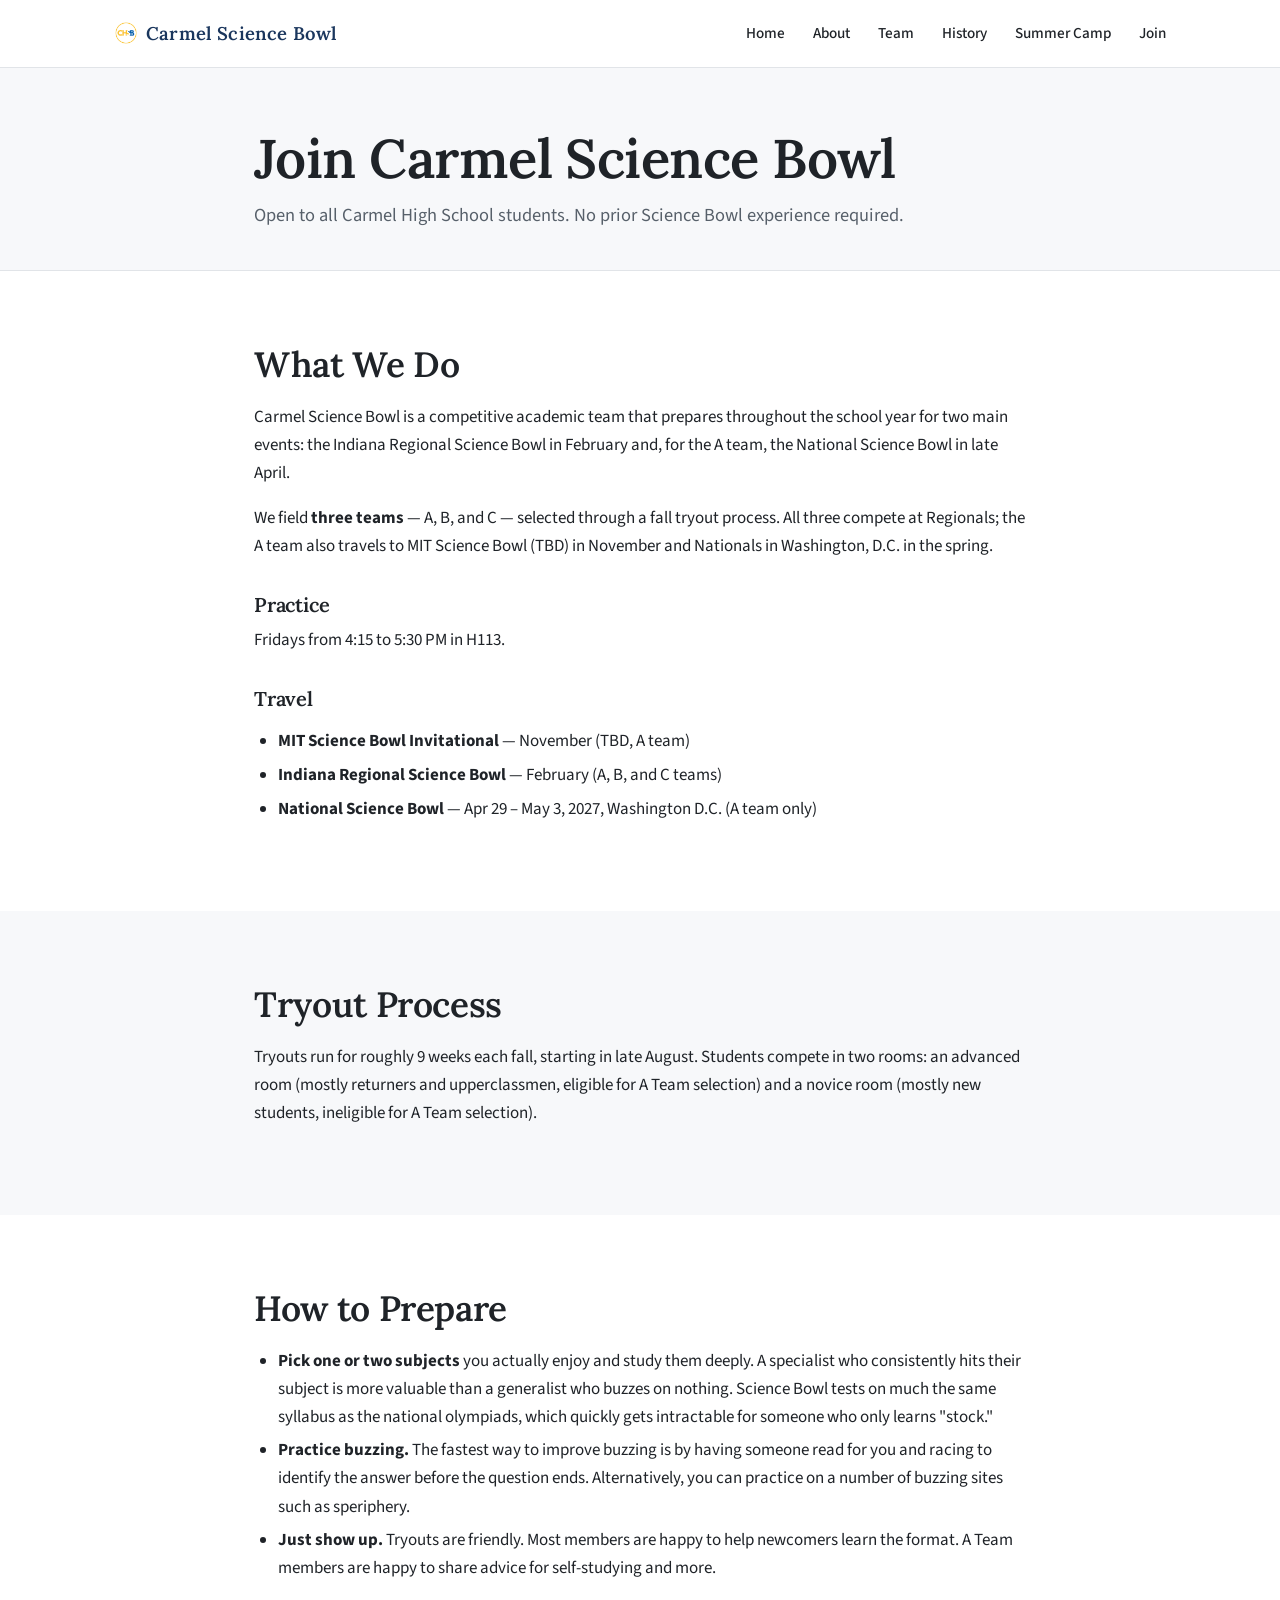
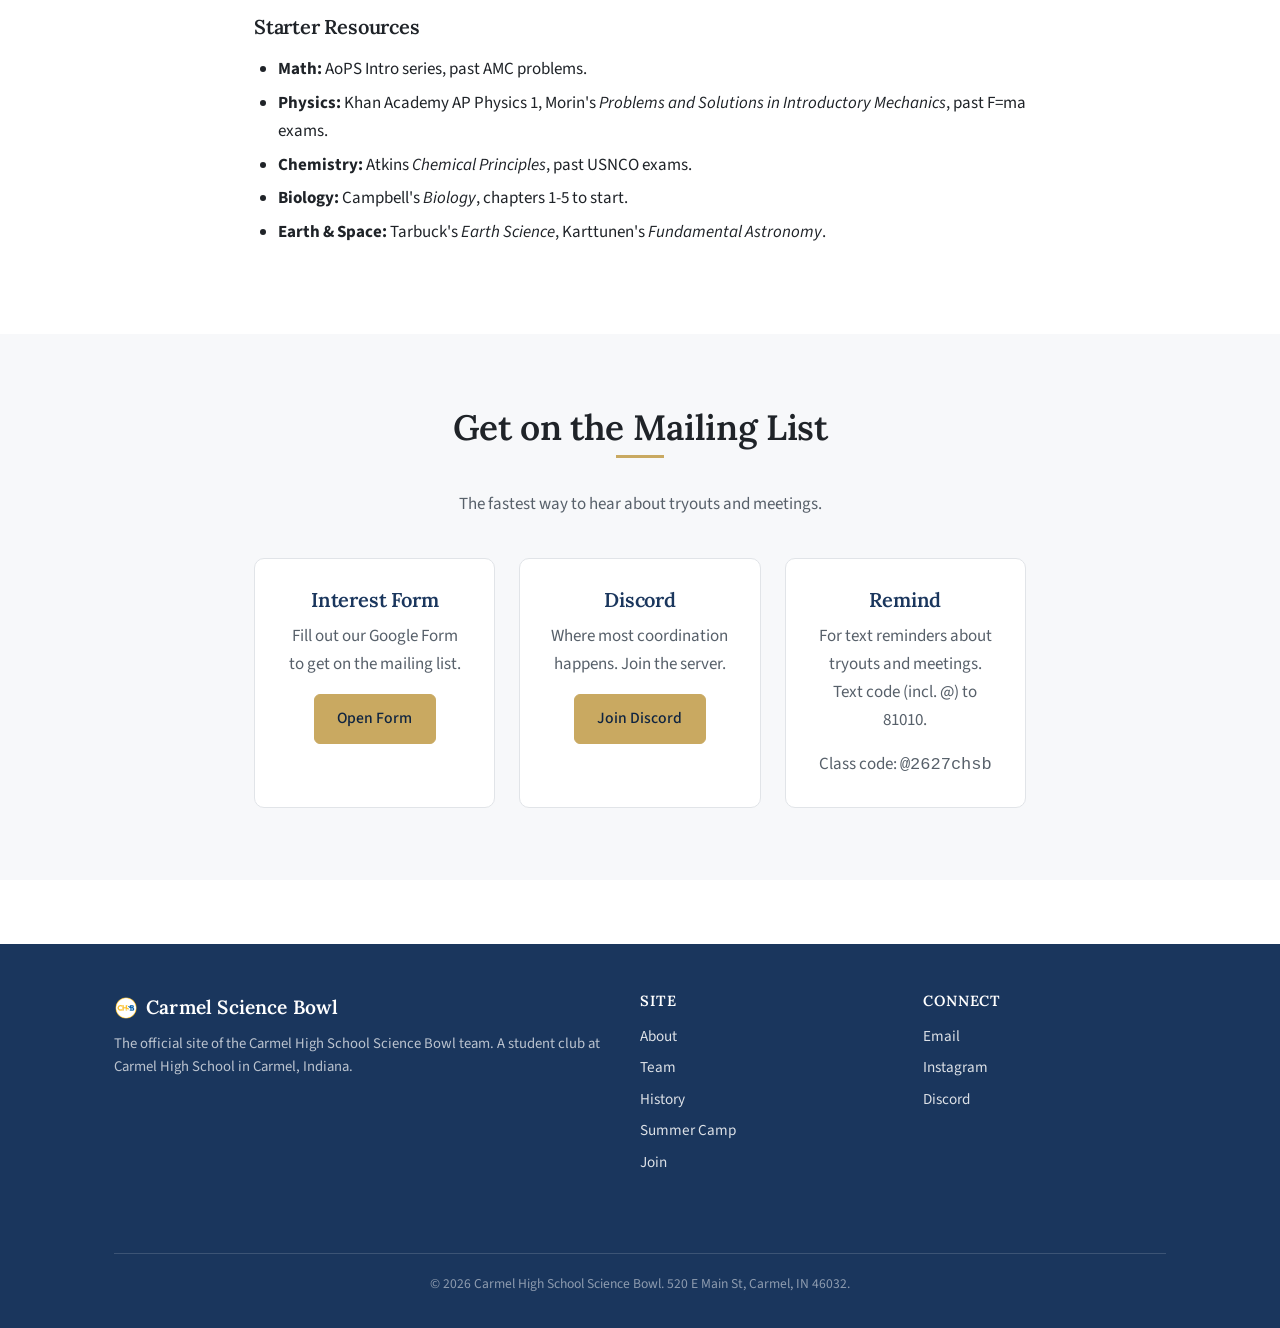
<file: join.html>
<!DOCTYPE html>
<html lang="en">
<head>
  <link rel="canonical" href="https://carmelscibowl.github.io/join.html">
  <meta charset="UTF-8">
  <meta name="viewport" content="width=device-width, initial-scale=1.0">
  <title>Join — Carmel Science Bowl</title>
  <meta name="description" content="Join Carmel High School Science Bowl. Open to all CHS students. Tryouts each fall.">

  <!-- Open Graph (Discord, iMessage, Facebook, etc.) -->
  <meta property="og:type" content="website">
  <meta property="og:site_name" content="Carmel Science Bowl">
  <meta property="og:title" content="Carmel High School Science Bowl">
  <meta property="og:description" content="Top 8 at the 2025 DOE National Science Bowl. Carmel, Indiana.">
  <meta property="og:image" content="https://carmelscibowl.github.io/assets/images/2026ATeam.jpg">
  <meta property="og:url" content="https://carmelscibowl.github.io/">

  <!-- Twitter card -->
  <meta name="twitter:card" content="summary_large_image">

  <link rel="preconnect" href="https://fonts.googleapis.com">
  <link rel="preconnect" href="https://fonts.gstatic.com" crossorigin>
  <link href="https://fonts.googleapis.com/css2?family=Lora:wght@500;600;700&family=Source+Sans+3:wght@400;500;600&family=JetBrains+Mono:wght@400&display=swap" rel="stylesheet">
  <link rel="stylesheet" href="./css/styles.css">
</head>
<body>

  <div data-header></div>

  <section class="page-hero">
    <div class="container container-narrow">
      <h1>Join Carmel Science Bowl</h1>
      <p class="subhead">Open to all Carmel High School students. No prior Science Bowl experience required.</p>
    </div>
  </section>

  <!-- ========== WHAT WE DO ========== -->
  <section class="section">
    <div class="container container-narrow prose">
      <h2>What We Do</h2>
      <p>
        Carmel Science Bowl is a competitive academic team that prepares throughout the school
        year for two main events: the Indiana Regional Science Bowl in February and, for the
        A team, the National Science Bowl in late April.
      </p>
      <p>
        We field <strong>three teams</strong> — A, B, and C — selected through a fall tryout
        process. All three compete at Regionals; the A team also travels to MIT Science Bowl (TBD)
        in November and Nationals in Washington, D.C. in the spring.
      </p>

      <h3>Practice</h3>
      <p>
        Fridays from 4:15 to 5:30 PM in H113. 
      </p>

      <h3>Travel</h3>
      <ul>
        <li><strong>MIT Science Bowl Invitational</strong> — November (TBD, A team)</li>
        <li><strong>Indiana Regional Science Bowl</strong> — February (A, B, and C teams)</li>
        <li><strong>National Science Bowl</strong> — Apr 29 – May 3, 2027, Washington D.C. (A team only)</li>
      </ul>
    </div>
  </section>

  <!-- ========== TRYOUT PROCESS ========== -->
  <section class="section section-alt">
    <div class="container container-narrow prose">
      <h2>Tryout Process</h2>
      <p>
        Tryouts run for roughly 9 weeks each fall, starting in late August. Students compete in two rooms:
        an advanced room (mostly returners and upperclassmen, eligible for A Team selection) and a novice room (mostly new students, ineligible for A Team selection).
      </p>
    </div>
  </section>

  <!-- ========== HOW TO PREPARE ========== -->
  <section class="section">
    <div class="container container-narrow prose">
      <h2>How to Prepare</h2>
      <ul>
        <li><strong>Pick one or two subjects</strong> you actually enjoy and study them deeply.
          A specialist who consistently hits their subject is more valuable than a generalist
          who buzzes on nothing. Science Bowl tests on much the same syllabus as the national olympiads, which quickly gets intractable for someone who only learns "stock."</li>
        <li><strong>Practice buzzing.</strong> The fastest way to improve buzzing is by having someone read for you and racing to identify the answer before the question ends. Alternatively, you can practice on a number of buzzing sites such as speriphery.</li>
        <li><strong>Just show up.</strong> Tryouts are friendly. Most members are happy to help newcomers
          learn the format. A Team members are happy to share advice for self-studying and more.</li>
      </ul>

      <h3>Starter Resources</h3>
      <ul>
        <li><strong>Math:</strong> AoPS Intro series, past AMC problems.</li>
        <li><strong>Physics:</strong> Khan Academy AP Physics 1, Morin's <em>Problems and Solutions in Introductory Mechanics</em>, past F=ma exams.</li>
        <li><strong>Chemistry:</strong> Atkins <em>Chemical Principles</em>, past USNCO exams.</li>
        <li><strong>Biology:</strong> Campbell's <em>Biology</em>, chapters 1-5 to start.</li>
        <li><strong>Earth &amp; Space:</strong> Tarbuck's <em>Earth Science</em>, Karttunen's <em>Fundamental Astronomy</em>.</li>
      </ul>
    </div>
  </section>

  <!-- ========== INTEREST FORM ========== -->
  <section class="section section-alt">
    <div class="container container-narrow text-center">
      <div class="section-title">
        <h2>Get on the Mailing List</h2>
        <p>The fastest way to hear about tryouts and meetings.</p>
      </div>

      <div class="grid grid-3">
        <div class="card">
          <h3>Interest Form</h3>
          <p class="muted">Fill out our Google Form to get on the mailing list.</p>
          <p><a href="https://forms.gle/yD5jjBhqNZttQEYE7" class="btn btn-primary" target="_blank" rel="noopener">Open Form</a></p>
        </div>
        <div class="card">
          <h3>Discord</h3>
          <p class="muted">Where most coordination happens. Join the server.</p>
          <p><a href="https://discord.gg/uWHhbNFAAX" class="btn btn-primary" target="_blank" rel="noopener">Join Discord</a></p>
        </div>
        <div class="card">
          <h3>Remind</h3>
          <p class="muted">For text reminders about tryouts and meetings. Text code (incl. @) to 81010.</p>
          <p><span class="muted">Class code: <code>@2627chsb</code></span></p>
        </div>
      </div>
    </div>
  </section>

  <div data-footer></div>

  <script src="./js/main.js"></script>
</body>
</html>
</file>
<file: css/styles.css>
/* =========================================================
   Carmel Science Bowl — Site Stylesheet
   Aesthetic: refined academic, inspired by Hugo Academic theme.
   ========================================================= */

/* ---- 1. Reset & base ---- */
*,
*::before,
*::after {
  box-sizing: border-box;
  margin: 0;
  padding: 0;
}

html {
  scroll-behavior: smooth;
  -webkit-text-size-adjust: 100%;
}

img {
  max-width: 100%;
  height: auto;
  display: block;
}

a {
  color: var(--link);
  text-decoration: none;
  transition: color 0.15s ease;
}

a:hover {
  color: var(--link-hover);
  text-decoration: underline;
}

ul, ol {
  list-style: none;
}

/* ---- 2. Design tokens ---- */
:root {
  /* Color palette */
  --bg:           #ffffff;
  --bg-alt:       #f7f8fa;
  --bg-dark:      #1a365d;
  --text:         #1f2328;
  --text-muted:   #57606a;
  --text-light:   #8b949e;
  --border:       #e1e4e8;
  --border-strong:#d0d7de;

  /* Carmel navy + gold */
  --primary:      #1a365d;   /* Carmel navy */
  --primary-dark: #0f2440;
  --primary-soft: #2c5282;
  --accent:       #c9a961;   /* warm gold */
  --accent-dark:  #a8893f;

  --link:         #2c5282;
  --link-hover:   #1a365d;

  /* Typography */
  --font-display: "Lora", Georgia, serif;
  --font-body:    "Source Sans 3", -apple-system, BlinkMacSystemFont, "Segoe UI", sans-serif;
  --font-mono:    "JetBrains Mono", Menlo, monospace;

  /* Layout */
  --container:    1100px;
  --container-narrow: 820px;
  --header-h:     68px;

  /* Effects */
  --shadow-sm:    0 1px 2px rgba(0,0,0,0.04), 0 1px 3px rgba(0,0,0,0.06);
  --shadow-md:    0 2px 4px rgba(0,0,0,0.04), 0 4px 12px rgba(0,0,0,0.08);
  --shadow-lg:    0 8px 24px rgba(0,0,0,0.10);
  --radius:       6px;
  --radius-lg:    10px;
}

/* ---- 3. Typography ---- */
body {
  font-family: var(--font-body);
  font-size: 17px;
  line-height: 1.65;
  color: var(--text);
  background: var(--bg);
  font-weight: 400;
  -webkit-font-smoothing: antialiased;
}

h1, h2, h3, h4 {
  font-family: var(--font-display);
  font-weight: 600;
  line-height: 1.25;
  color: var(--text);
  letter-spacing: -0.01em;
}

h1 { font-size: clamp(2.2rem, 4.5vw, 3.4rem); }
h2 { font-size: clamp(1.6rem, 2.8vw, 2.2rem); margin-bottom: 1rem; }
h3 { font-size: 1.25rem; margin-bottom: 0.6rem; }
h4 { font-size: 1.05rem; margin-bottom: 0.4rem; }

p { margin-bottom: 1rem; }
p:last-child { margin-bottom: 0; }

.lead {
  font-size: 1.2rem;
  color: var(--text-muted);
  line-height: 1.55;
}

/* ---- 4. Layout primitives ---- */
.container {
  width: 100%;
  max-width: var(--container);
  margin: 0 auto;
  padding: 0 1.5rem;
}

.container-narrow {
  max-width: var(--container-narrow);
}

.section {
  padding: 4.5rem 0;
}

.section-alt {
  background: var(--bg-alt);
}

.section-title {
  text-align: center;
  margin-bottom: 2.5rem;
}

.section-title h2 {
  display: inline-block;
  position: relative;
  padding-bottom: 0.5rem;
}

.section-title h2::after {
  content: "";
  position: absolute;
  bottom: 0;
  left: 50%;
  transform: translateX(-50%);
  width: 48px;
  height: 3px;
  background: var(--accent);
}

.section-title p {
  color: var(--text-muted);
  margin-top: 1rem;
}

/* Grid helpers */
.grid {
  display: grid;
  gap: 1.5rem;
}

.grid-2 { grid-template-columns: repeat(2, 1fr); }
.grid-3 { grid-template-columns: repeat(3, 1fr); }
.grid-4 { grid-template-columns: repeat(4, 1fr); }

@media (max-width: 800px) {
  .grid-3, .grid-4 { grid-template-columns: repeat(2, 1fr); }
}
@media (max-width: 540px) {
  .grid-2, .grid-3, .grid-4 { grid-template-columns: 1fr; }
}

/* ---- 5. Header & nav ---- */
.site-header {
  position: sticky;
  top: 0;
  z-index: 100;
  background: rgba(255,255,255,0.96);
  backdrop-filter: saturate(180%) blur(8px);
  border-bottom: 1px solid var(--border);
  height: var(--header-h);
}

.site-header .container {
  display: flex;
  align-items: center;
  justify-content: space-between;
  height: 100%;
}

.brand {
  display: inline-flex;
  align-items: center;
  font-family: var(--font-display);
  font-weight: 600;
  font-size: 1.15rem;
  letter-spacing: 0.01em;
  color: var(--primary);
}

.brand:hover {
  color: var(--primary);
  text-decoration: none;
}

.brand-mark {
  height: 24px;
  width: 24px;
  margin-right: 0.5rem;
}

.nav-toggle {
  display: none;
  background: none;
  border: 0;
  font-size: 1.4rem;
  cursor: pointer;
  color: var(--text);
}

.nav-list {
  display: flex;
  gap: 1.75rem;
  align-items: center;
}

.nav-list a {
  color: var(--text);
  font-weight: 500;
  font-size: 0.95rem;
  padding: 0.4rem 0;
  border-bottom: 2px solid transparent;
}

.nav-list a:hover {
  color: var(--primary);
  text-decoration: none;
  border-bottom-color: var(--accent);
}

.nav-list a.active {
  color: var(--primary);
  border-bottom-color: var(--accent);
}

@media (max-width: 800px) {
  .nav-toggle { display: block; }
  .nav-list {
    display: none;
    position: absolute;
    top: var(--header-h);
    left: 0;
    right: 0;
    flex-direction: column;
    gap: 0;
    background: var(--bg);
    border-bottom: 1px solid var(--border);
    padding: 0.5rem 0;
  }
  .nav-list.open { display: flex; }
  .nav-list a {
    width: 100%;
    padding: 0.75rem 1.5rem;
    border-bottom: 0;
  }
  .nav-list a:hover {
    background: var(--bg-alt);
    border-bottom: 0;
  }
}

/* ---- 6. Hero ---- */
.hero {
  position: relative;
  aspect-ratio: 2048 / 1365;
  display: flex;
  align-items: center;
  justify-content: center;
  padding: 5rem 0;
  background:
    linear-gradient(rgba(15, 36, 64, 0.85), rgba(15, 36, 64, 0.78)),
    url("../assets/images/2026ATeam.jpg") center / cover no-repeat;
  color: #fff;
  text-align: center;
}

.hero-credit {
  position: absolute;
  bottom: 0.75rem;
  right: 1rem;
  font-size: 0.72rem;
  font-family: var(--font-body);
  color: rgba(255, 255, 255, 0.65);
  letter-spacing: 0.04em;
  text-shadow: 0 1px 2px rgba(0, 0, 0, 0.4);
  pointer-events: none;
}

.hero h1 {
  color: #fff;
  margin-bottom: 1rem;
}

.hero .subhead {
  color: rgba(255,255,255,0.88);
  font-size: 1.2rem;
  max-width: 640px;
  margin: 0 auto 2rem;
}

.hero-actions {
  display: flex;
  gap: 1rem;
  justify-content: center;
  flex-wrap: wrap;
}

/* Smaller hero for inner pages */
.page-hero {
  background: var(--bg-alt);
  padding: 3.5rem 0 2.5rem;
  border-bottom: 1px solid var(--border);
}

.page-hero h1 {
  margin-bottom: 0.5rem;
}

.page-hero .subhead {
  color: var(--text-muted);
  font-size: 1.15rem;
}

/* ---- 7. Buttons ---- */
.btn {
  display: inline-block;
  padding: 0.7rem 1.4rem;
  font-family: var(--font-body);
  font-weight: 500;
  font-size: 0.98rem;
  border-radius: var(--radius);
  border: 1.5px solid transparent;
  cursor: pointer;
  transition: all 0.18s ease;
  text-decoration: none;
}

.btn-primary {
  background: var(--accent);
  color: var(--primary-dark);
  border-color: var(--accent);
}
.btn-primary:hover {
  background: var(--accent-dark);
  border-color: var(--accent-dark);
  color: #fff;
  text-decoration: none;
}

.btn-outline {
  background: transparent;
  color: #fff;
  border-color: rgba(255,255,255,0.6);
}
.btn-outline:hover {
  background: rgba(255,255,255,0.1);
  border-color: #fff;
  color: #fff;
  text-decoration: none;
}

.btn-secondary {
  background: var(--primary);
  color: #fff;
  border-color: var(--primary);
}
.btn-secondary:hover {
  background: var(--primary-dark);
  color: #fff;
  text-decoration: none;
}

/* ---- 8. Cards ---- */
.card {
  background: var(--bg);
  border: 1px solid var(--border);
  border-radius: var(--radius-lg);
  padding: 1.75rem;
  transition: box-shadow 0.2s, transform 0.2s;
}

.card:hover {
  box-shadow: var(--shadow-md);
}

.card h3 {
  color: var(--primary);
}

.card-link {
  display: block;
  color: inherit;
}
.card-link:hover {
  text-decoration: none;
  transform: translateY(-2px);
}
.card-link:hover h3 {
  color: var(--accent-dark);
}

/* Result card with year & finish */
.result-card {
  text-align: center;
  padding: 2rem 1.5rem;
}
.result-card .year {
  font-family: var(--font-display);
  font-size: 2rem;
  color: var(--primary);
  font-weight: 600;
}
.result-card .finish {
  font-size: 1.05rem;
  color: var(--text-muted);
  margin-top: 0.25rem;
}
.result-card.highlight {
  border-color: var(--accent);
  background: linear-gradient(180deg, #fff 0%, rgba(201,169,97,0.06) 100%);
}
.result-card.highlight .finish {
  color: var(--accent-dark);
  font-weight: 600;
}

/* ---- 9. Stats strip ---- */
.stats {
  display: grid;
  grid-template-columns: repeat(4, 1fr);
  gap: 1rem;
  text-align: center;
}
.stat .value {
  font-family: var(--font-display);
  font-size: 2.6rem;
  font-weight: 600;
  color: var(--primary);
  line-height: 1;
}
.stat .label {
  margin-top: 0.5rem;
  font-size: 0.92rem;
  text-transform: uppercase;
  letter-spacing: 0.06em;
  color: var(--text-muted);
}

@media (max-width: 700px) {
  .stats { grid-template-columns: repeat(2, 1fr); gap: 2rem 1rem; }
}

/* ---- 10. Team / member cards ---- */
.member {
  background: var(--bg);
  border: 1px solid var(--border);
  border-radius: var(--radius-lg);
  overflow: hidden;
}
.member-photo {
  aspect-ratio: 4/5;
  background: var(--bg-alt) center / cover no-repeat;
}
.member-body {
  padding: 1.25rem 1.25rem 1.5rem;
}
.member-name {
  font-family: var(--font-display);
  font-size: 1.2rem;
  font-weight: 600;
  color: var(--primary);
  margin-bottom: 0.15rem;
}
.member-role {
  font-size: 0.9rem;
  color: var(--accent-dark);
  letter-spacing: 0.05em;
  margin-bottom: 0.75rem;
}
.member-bio {
  font-size: 0.95rem;
  color: var(--text-muted);
  line-height: 1.6;
}

/* ---- 11. Tables (history page) ---- */
.results-table {
  width: 100%;
  border-collapse: collapse;
  background: var(--bg);
  border: 1px solid var(--border);
  border-radius: var(--radius);
  overflow: hidden;
}
.results-table th,
.results-table td {
  padding: 0.85rem 1.1rem;
  text-align: left;
  border-bottom: 1px solid var(--border);
}
.results-table th {
  background: var(--bg-alt);
  font-weight: 600;
  color: var(--primary);
  font-size: 0.92rem;
  text-transform: uppercase;
  letter-spacing: 0.04em;
}
.results-table tr:last-child td { border-bottom: 0; }
.results-table tr.featured td {
  background: rgba(201,169,97,0.08);
  font-weight: 500;
}
.results-table .finish-cell {
  font-weight: 600;
  color: var(--primary);
}

/* ---- 12. Alumni / olympiad lists ---- */
.alumni-group {
  margin-bottom: 2.5rem;
}
.alumni-group h3 {
  border-bottom: 2px solid var(--accent);
  padding-bottom: 0.4rem;
  margin-bottom: 1rem;
  display: inline-block;
}
.alumni-list {
  display: grid;
  grid-template-columns: repeat(auto-fill, minmax(260px, 1fr));
  gap: 0.6rem 1.5rem;
}
.alumni-list li {
  font-size: 0.98rem;
}
.alumni-list .school {
  color: var(--text-muted);
  font-size: 0.9rem;
}

/* Olympiad medal card */
.medal-card {
  border-left: 4px solid var(--accent);
  background: var(--bg);
  border-radius: var(--radius);
  padding: 1.25rem 1.5rem;
}
.medal-card .name {
  font-weight: 600;
  color: var(--primary);
  font-size: 1.1rem;
}
.medal-card .detail {
  color: var(--text-muted);
  font-size: 0.95rem;
  margin-top: 0.2rem;
}

/* ---- 13. Camp page specifics ---- */
.fact-grid {
  display: grid;
  grid-template-columns: repeat(auto-fit, minmax(170px, 1fr));
  gap: 1rem;
  margin: 2rem 0;
}
.fact {
  background: var(--bg);
  border: 1px solid var(--border);
  border-radius: var(--radius);
  padding: 1.1rem;
}
.fact .label {
  font-size: 0.78rem;
  text-transform: uppercase;
  letter-spacing: 0.06em;
  color: var(--text-muted);
}
.fact .value {
  font-family: var(--font-display);
  font-size: 1.15rem;
  font-weight: 600;
  color: var(--primary);
  margin-top: 0.25rem;
}

.schedule {
  width: 100%;
  border-collapse: collapse;
}
.schedule td {
  padding: 0.6rem 0.85rem;
  border-bottom: 1px solid var(--border);
}
.schedule td:first-child {
  font-family: var(--font-mono);
  font-size: 0.9rem;
  color: var(--accent-dark);
  white-space: nowrap;
  width: 1%;
}

/* Subject syllabus accordion-ish blocks */
details.subject {
  background: var(--bg);
  border: 1px solid var(--border);
  border-radius: var(--radius);
  padding: 1rem 1.25rem;
  margin-bottom: 0.75rem;
}
details.subject summary {
  cursor: pointer;
  font-family: var(--font-display);
  font-size: 1.1rem;
  font-weight: 600;
  color: var(--primary);
  list-style: none;
}
details.subject summary::-webkit-details-marker { display: none; }
details.subject summary::after {
  content: "+";
  float: right;
  color: var(--accent-dark);
  transition: transform 0.2s;
  font-weight: 400;
}
details.subject[open] summary::after {
  content: "–";
}
details.subject[open] {
  border-color: var(--accent);
}
details.subject .subject-body {
  margin-top: 0.85rem;
  padding-top: 0.85rem;
  border-top: 1px solid var(--border);
}
details.subject ul { margin: 0.5rem 0 0 1.25rem; list-style: disc; }
details.subject li { margin-bottom: 0.25rem; color: var(--text-muted); }

/* FAQ */
.faq details {
  border-bottom: 1px solid var(--border);
  padding: 1rem 0;
}
.faq summary {
  cursor: pointer;
  font-weight: 600;
  color: var(--primary);
  list-style: none;
  font-family: var(--font-display);
  font-size: 1.05rem;
}
.faq summary::-webkit-details-marker { display: none; }
.faq summary::after {
  content: "+";
  float: right;
  color: var(--accent-dark);
}
.faq details[open] summary::after { content: "–"; }
.faq details > p,
.faq details > div { margin-top: 0.6rem; color: var(--text-muted); }

/* ---- 14. CTA tiles (home) ---- */
.cta-tile {
  display: block;
  background: var(--bg);
  border: 1px solid var(--border);
  border-radius: var(--radius-lg);
  padding: 1.75rem;
  color: inherit;
  transition: all 0.18s ease;
}
.cta-tile:hover {
  border-color: var(--accent);
  box-shadow: var(--shadow-md);
  text-decoration: none;
  transform: translateY(-2px);
}
.cta-tile .label {
  font-size: 0.82rem;
  text-transform: uppercase;
  letter-spacing: 0.06em;
  color: var(--accent-dark);
  font-weight: 600;
}
.cta-tile h3 {
  margin: 0.4rem 0 0.5rem;
  color: var(--primary);
}
.cta-tile p {
  color: var(--text-muted);
  font-size: 0.95rem;
  margin: 0;
}
.cta-tile .arrow {
  display: inline-block;
  margin-top: 0.75rem;
  color: var(--primary);
  font-weight: 500;
  font-size: 0.95rem;
}

.site-footer {
  background: var(--primary);
  color: rgba(255,255,255,0.78);
  padding: 3rem 0 2rem;
  margin-top: 4rem;
  font-size: 0.95rem;
}

.site-footer .footer-brand .brand {
  color: #fff;
  font-size: 1.2rem;
  display: inline-flex;
  align-items: center;
  margin-bottom: 0.6rem;
}

.site-footer .container {
  display: grid;
  grid-template-columns: 2fr 1fr 1fr;
  gap: 2.5rem;
}

@media (max-width: 700px) {
  .site-footer .container { grid-template-columns: 1fr; gap: 1.5rem; }
}

.site-footer h4 {
  color: #fff;
  font-size: 0.92rem;
  text-transform: uppercase;
  letter-spacing: 0.06em;
  margin-bottom: 0.85rem;
}

.site-footer a {
  color: rgba(255,255,255,0.85);
  display: inline-block;
  margin-bottom: 0.4rem;
}
.site-footer a:hover {
  color: var(--accent);
  text-decoration: none;
}

.site-footer .footer-brand p {
  color: rgba(255,255,255,0.7);
  font-size: 0.92rem;
  line-height: 1.55;
}

.site-footer .footer-bottom {
  border-top: 1px solid rgba(255,255,255,0.15);
  margin-top: 2rem;
  padding-top: 1.2rem;
  text-align: center;
  font-size: 0.85rem;
  color: rgba(255,255,255,0.5);
  grid-column: 1 / -1;
}

/* ---- 16. Misc utility ---- */
.text-center { text-align: center; }
.mt-4 { margin-top: 2rem; }
.mb-4 { margin-bottom: 2rem; }
.muted { color: var(--text-muted); }

.tag {
  display: inline-block;
  font-size: 0.78rem;
  padding: 0.18rem 0.55rem;
  border-radius: 999px;
  background: var(--bg-alt);
  color: var(--text-muted);
  letter-spacing: 0.03em;
  text-transform: uppercase;
}
.tag-accent {
  background: rgba(201,169,97,0.15);
  color: var(--accent-dark);
}

/* Prose blocks (long-form text on About / Camp) */
.prose p { margin-bottom: 1rem; }
.prose ul { margin: 1rem 0 1rem 1.5rem; list-style: disc; }
.prose ul li { margin-bottom: 0.35rem; }
.prose h3 { margin-top: 2rem; }

/* ---- Roster grids (B and C teams) ---- */
.roster {
  display: grid;
  grid-template-columns: repeat(auto-fit, minmax(220px, 1fr));
  gap: 0.85rem;
  margin-top: 0;
}
.roster li {
  background: var(--bg);
  border: 1px solid var(--border);
  border-left: 3px solid var(--accent);
  border-radius: var(--radius);
  padding: 0.85rem 1.1rem;
  display: flex;
  flex-direction: column;
  gap: 0.15rem;
  transition: box-shadow 0.18s ease, transform 0.18s ease;
}
.roster li:hover {
  box-shadow: var(--shadow-sm);
  transform: translateY(-1px);
}
.roster-name {
  font-family: var(--font-display);
  font-weight: 600;
  font-size: 1.05rem;
  color: var(--primary);
}
.roster-meta {
  font-size: 0.88rem;
  color: var(--text-muted);
}

/* ---- Group photo with labeled caption ---- */
.group-photo {
  margin: 0;
}
.group-photo img {
  width: 100%;
  border-radius: var(--radius-lg);
  border: 1px solid var(--border);
  box-shadow: var(--shadow-md);
  display: block;
}
.group-photo figcaption {
  margin-top: 1.25rem;
  padding: 1rem 1.25rem;
  background: var(--bg-alt);
  border-left: 3px solid var(--accent);
  border-radius: var(--radius);
  font-size: 0.95rem;
  line-height: 1.55;
  color: var(--text);
}
.caption-title {
  font-family: var(--font-display);
  font-weight: 600;
  color: var(--primary);
  margin-bottom: 0.5rem;
  font-size: 1.05rem;
}
.caption-row {
  margin-bottom: 0.3rem;
  color: var(--text-muted);
}
.caption-row:last-child {
  margin-bottom: 0;
}
.caption-label {
  font-weight: 600;
  color: var(--text);
  margin-right: 0.3rem;
}
</file>
